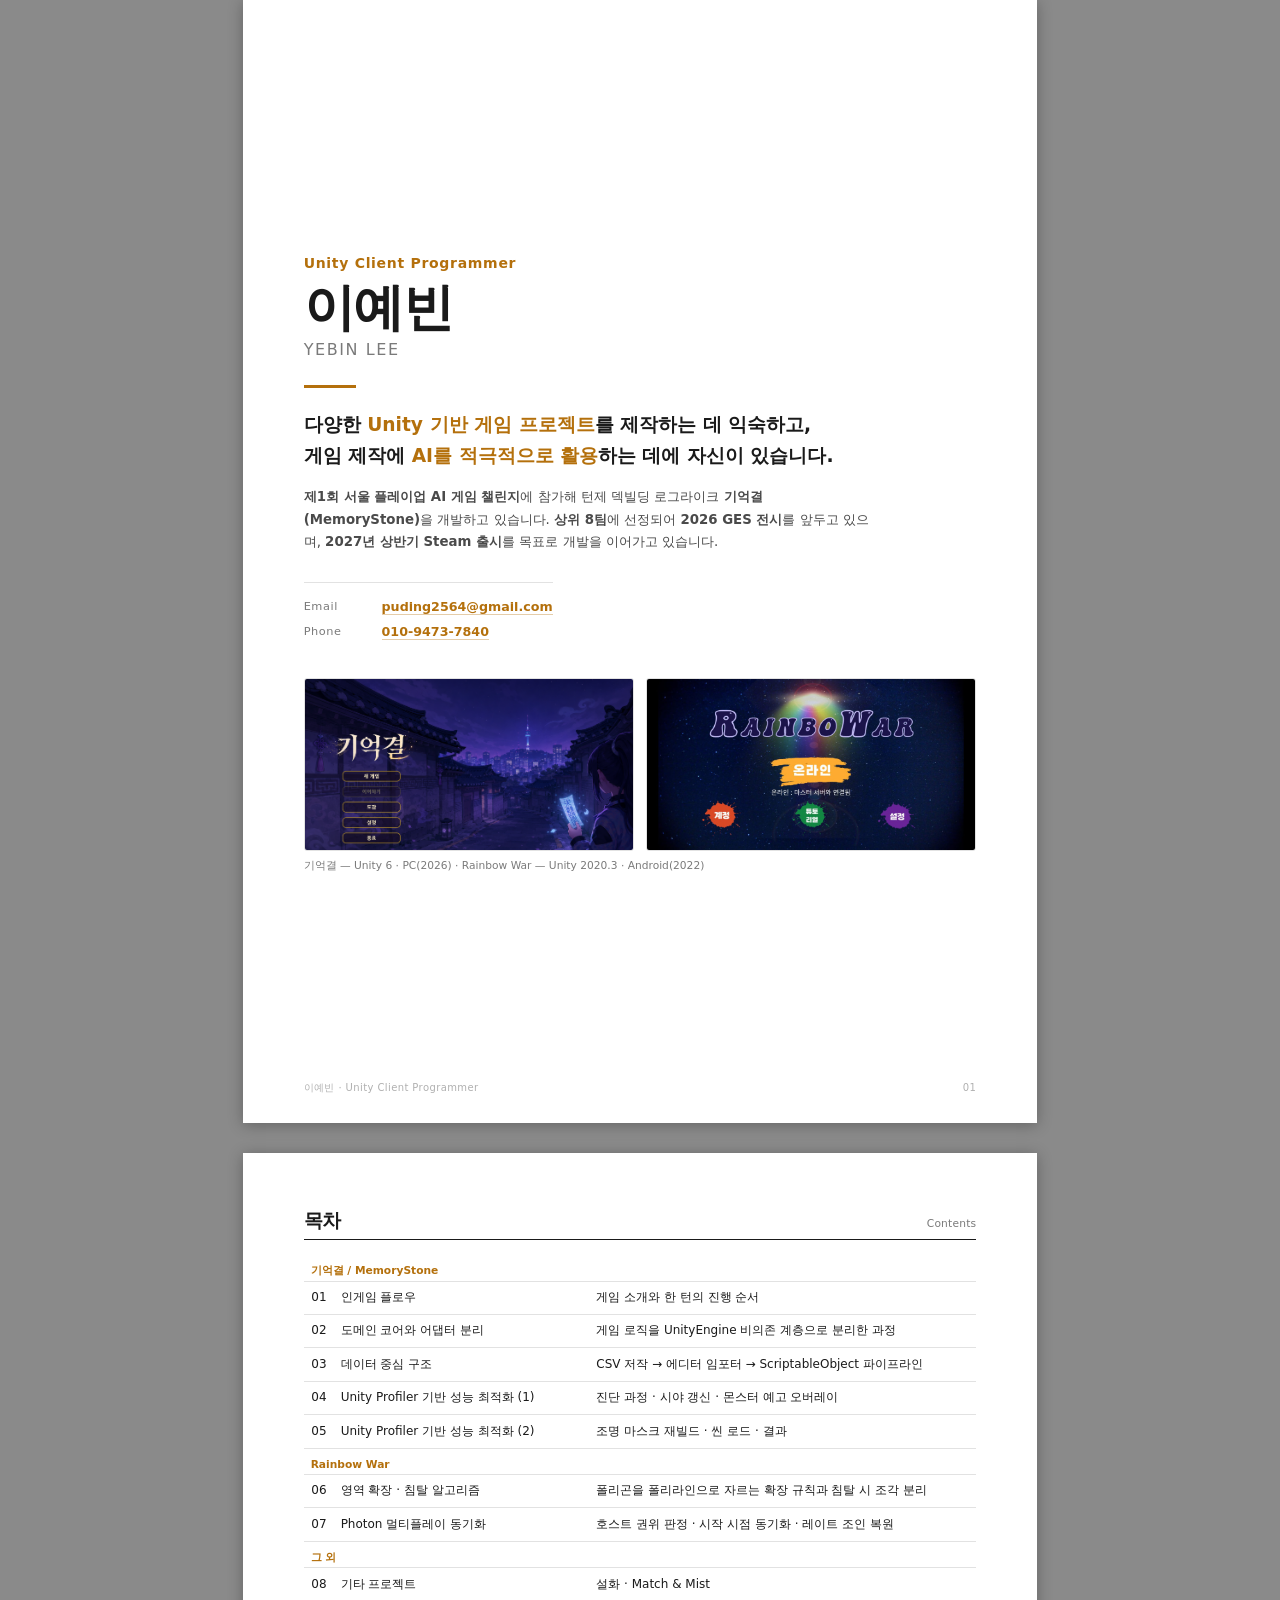
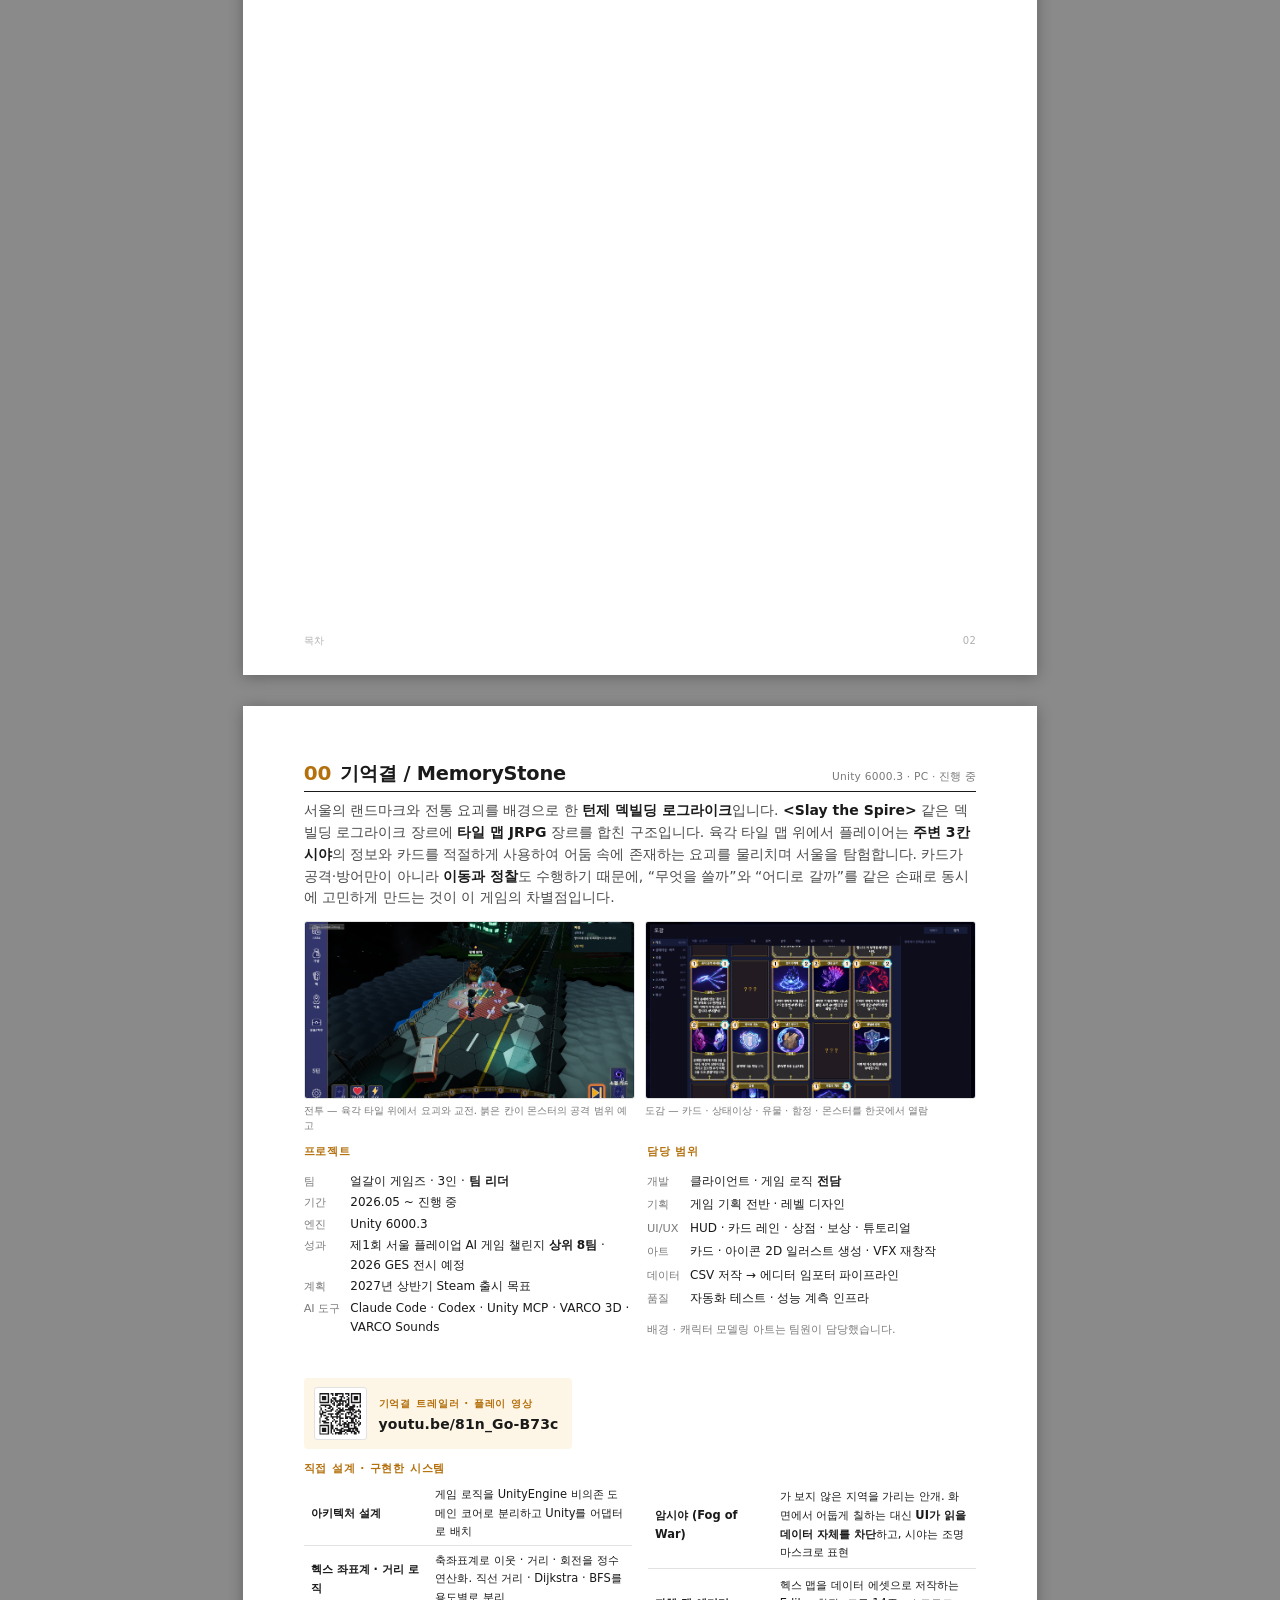
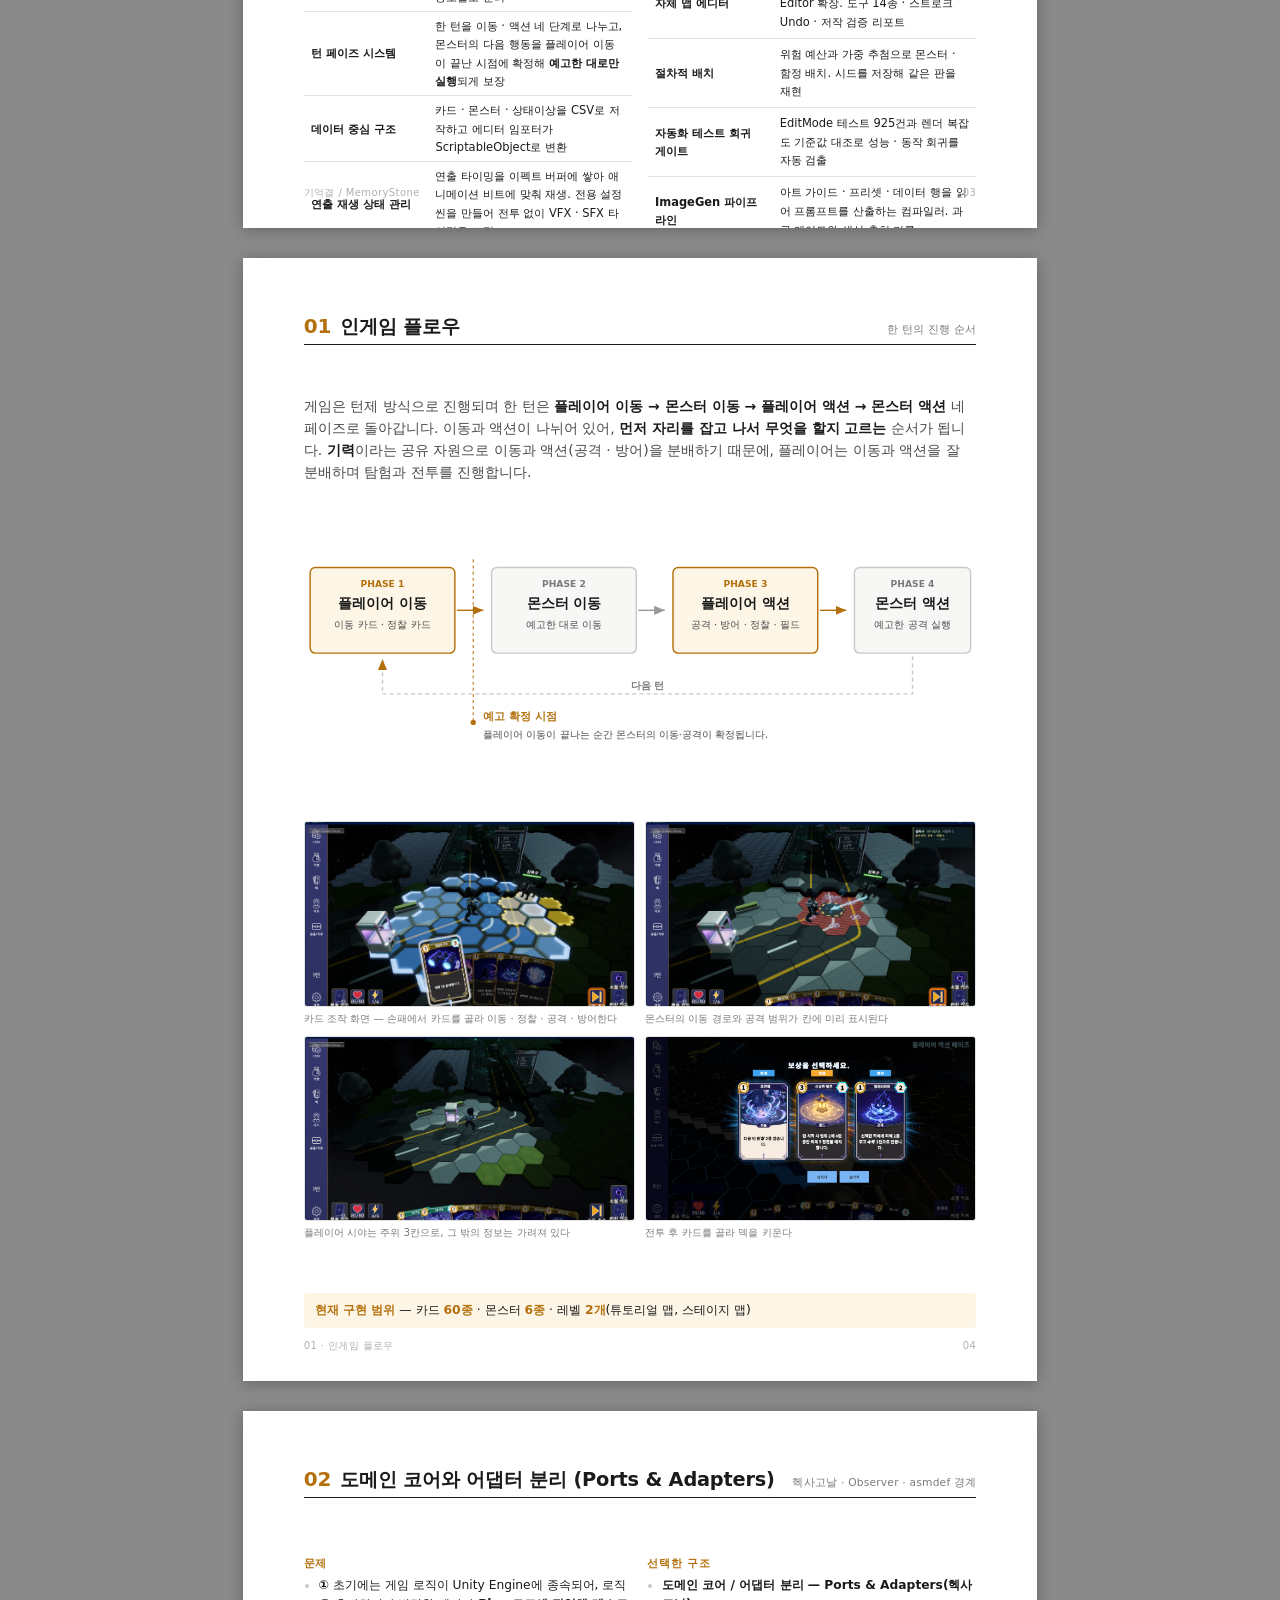
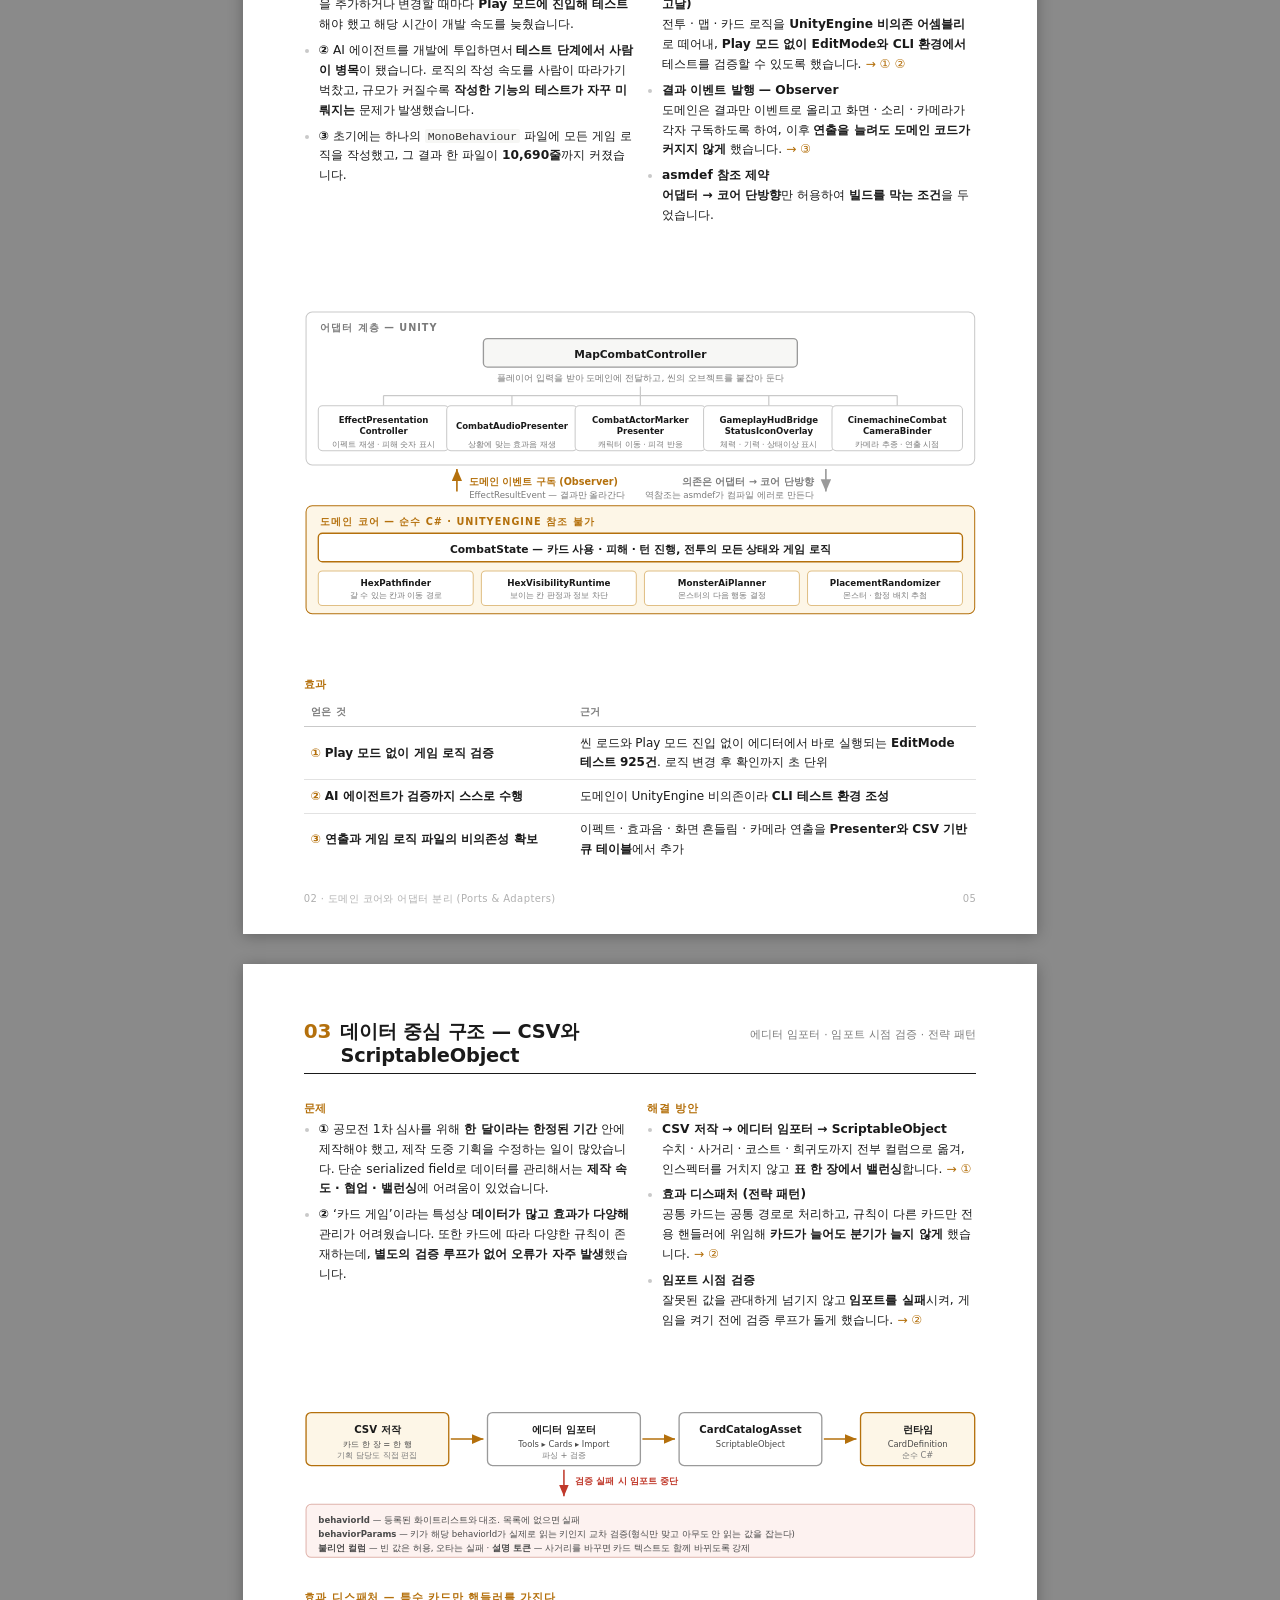
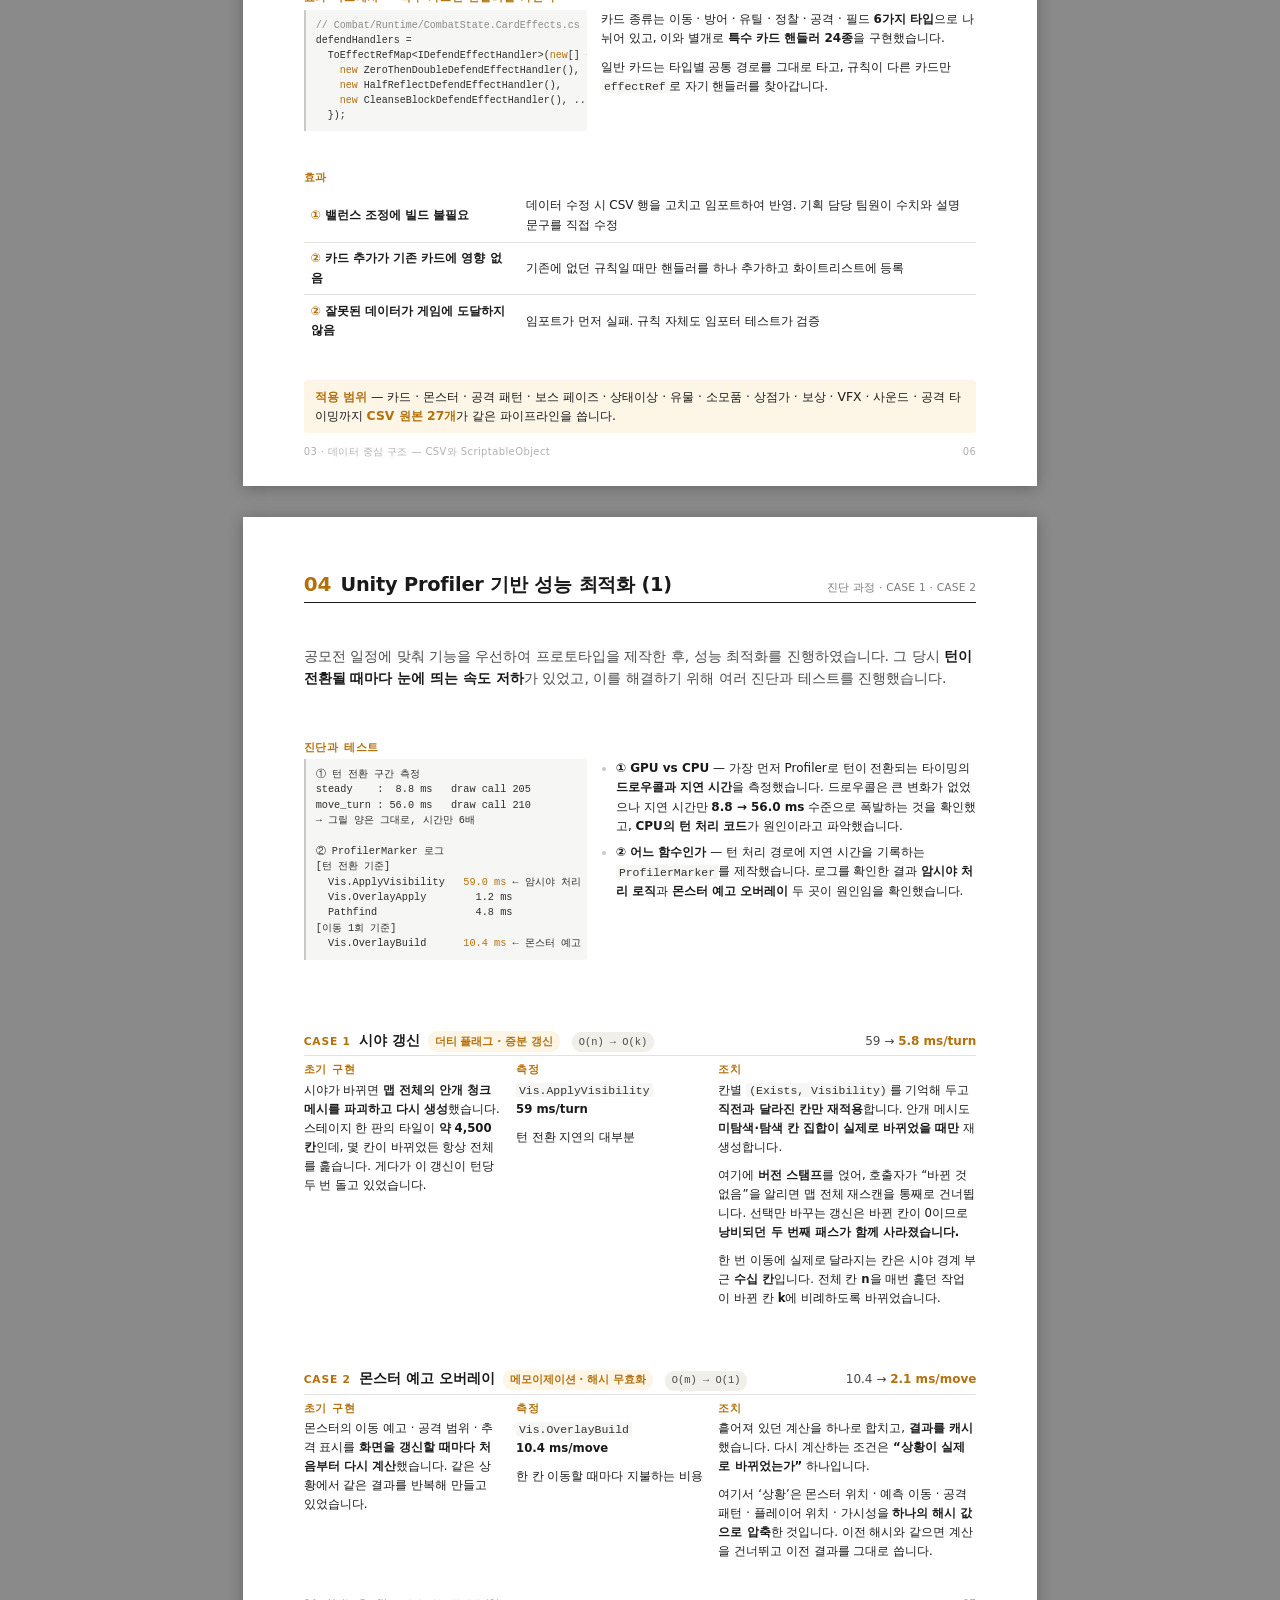
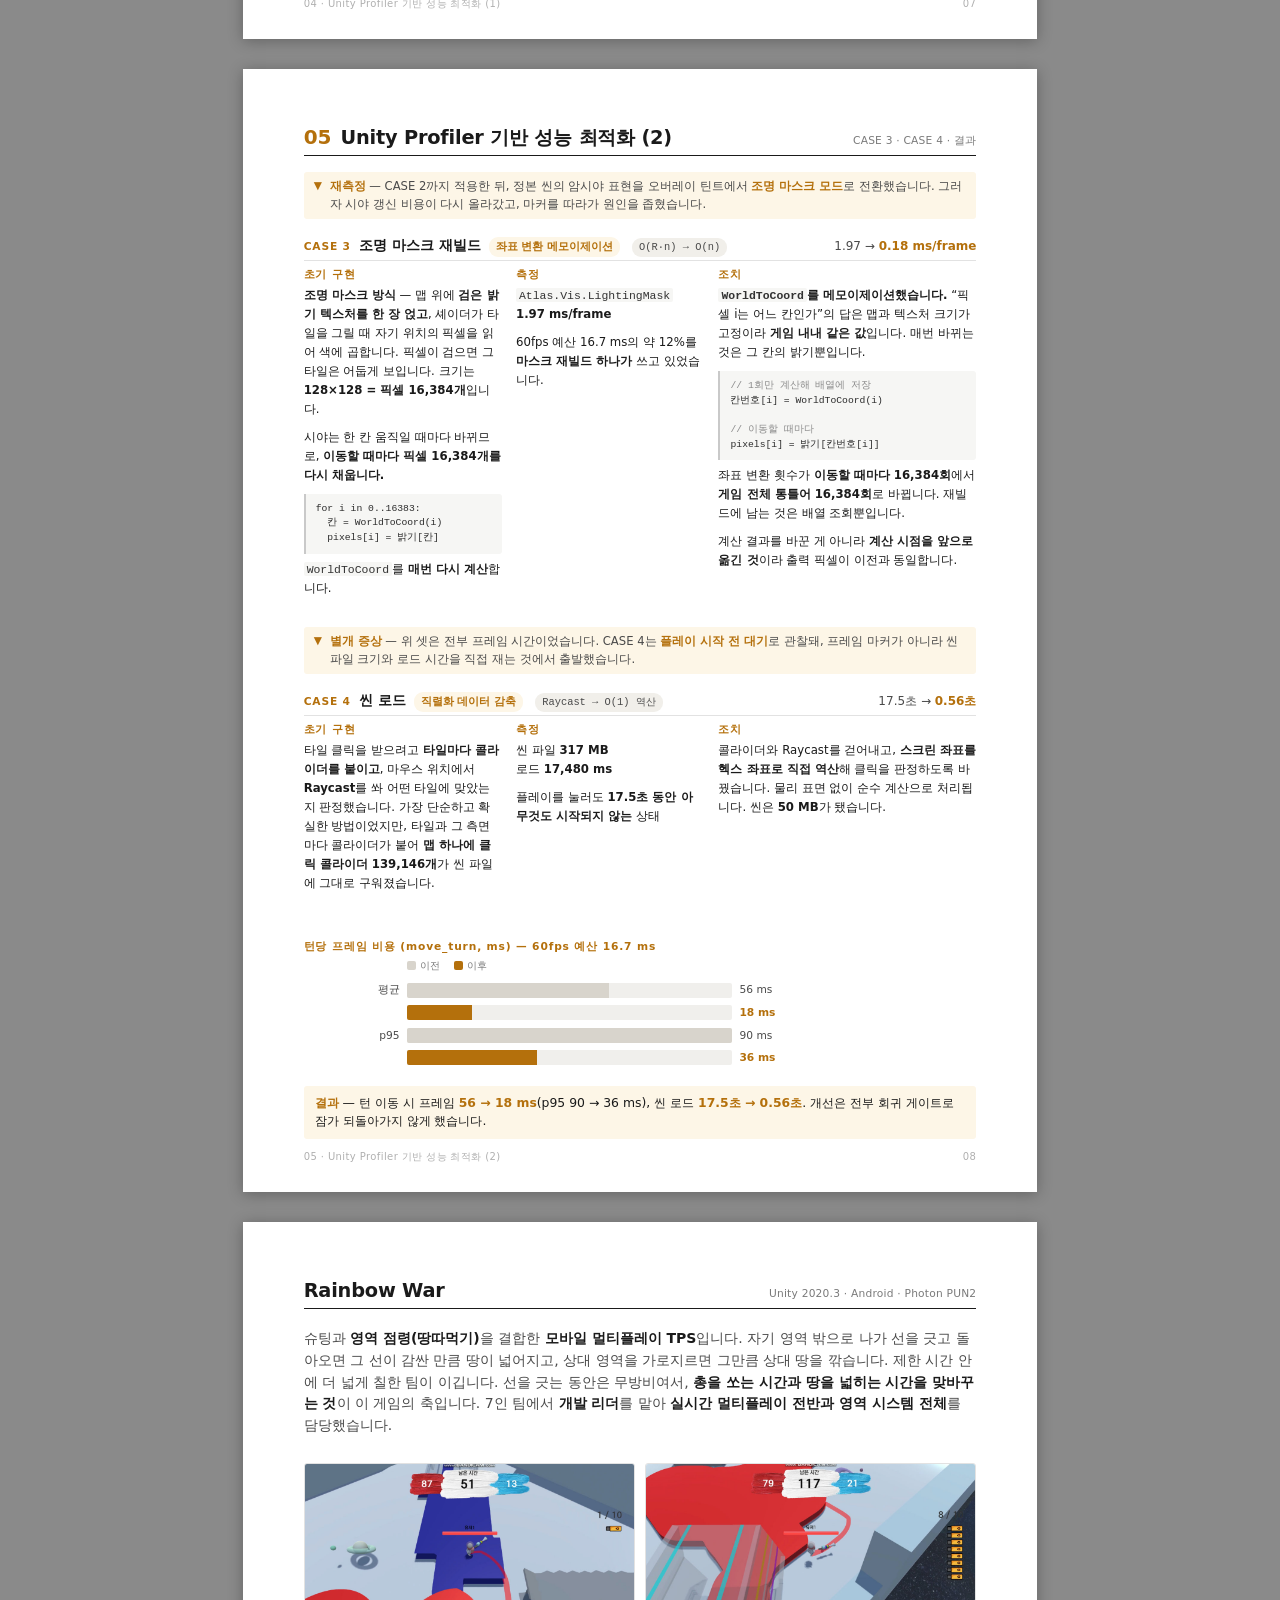
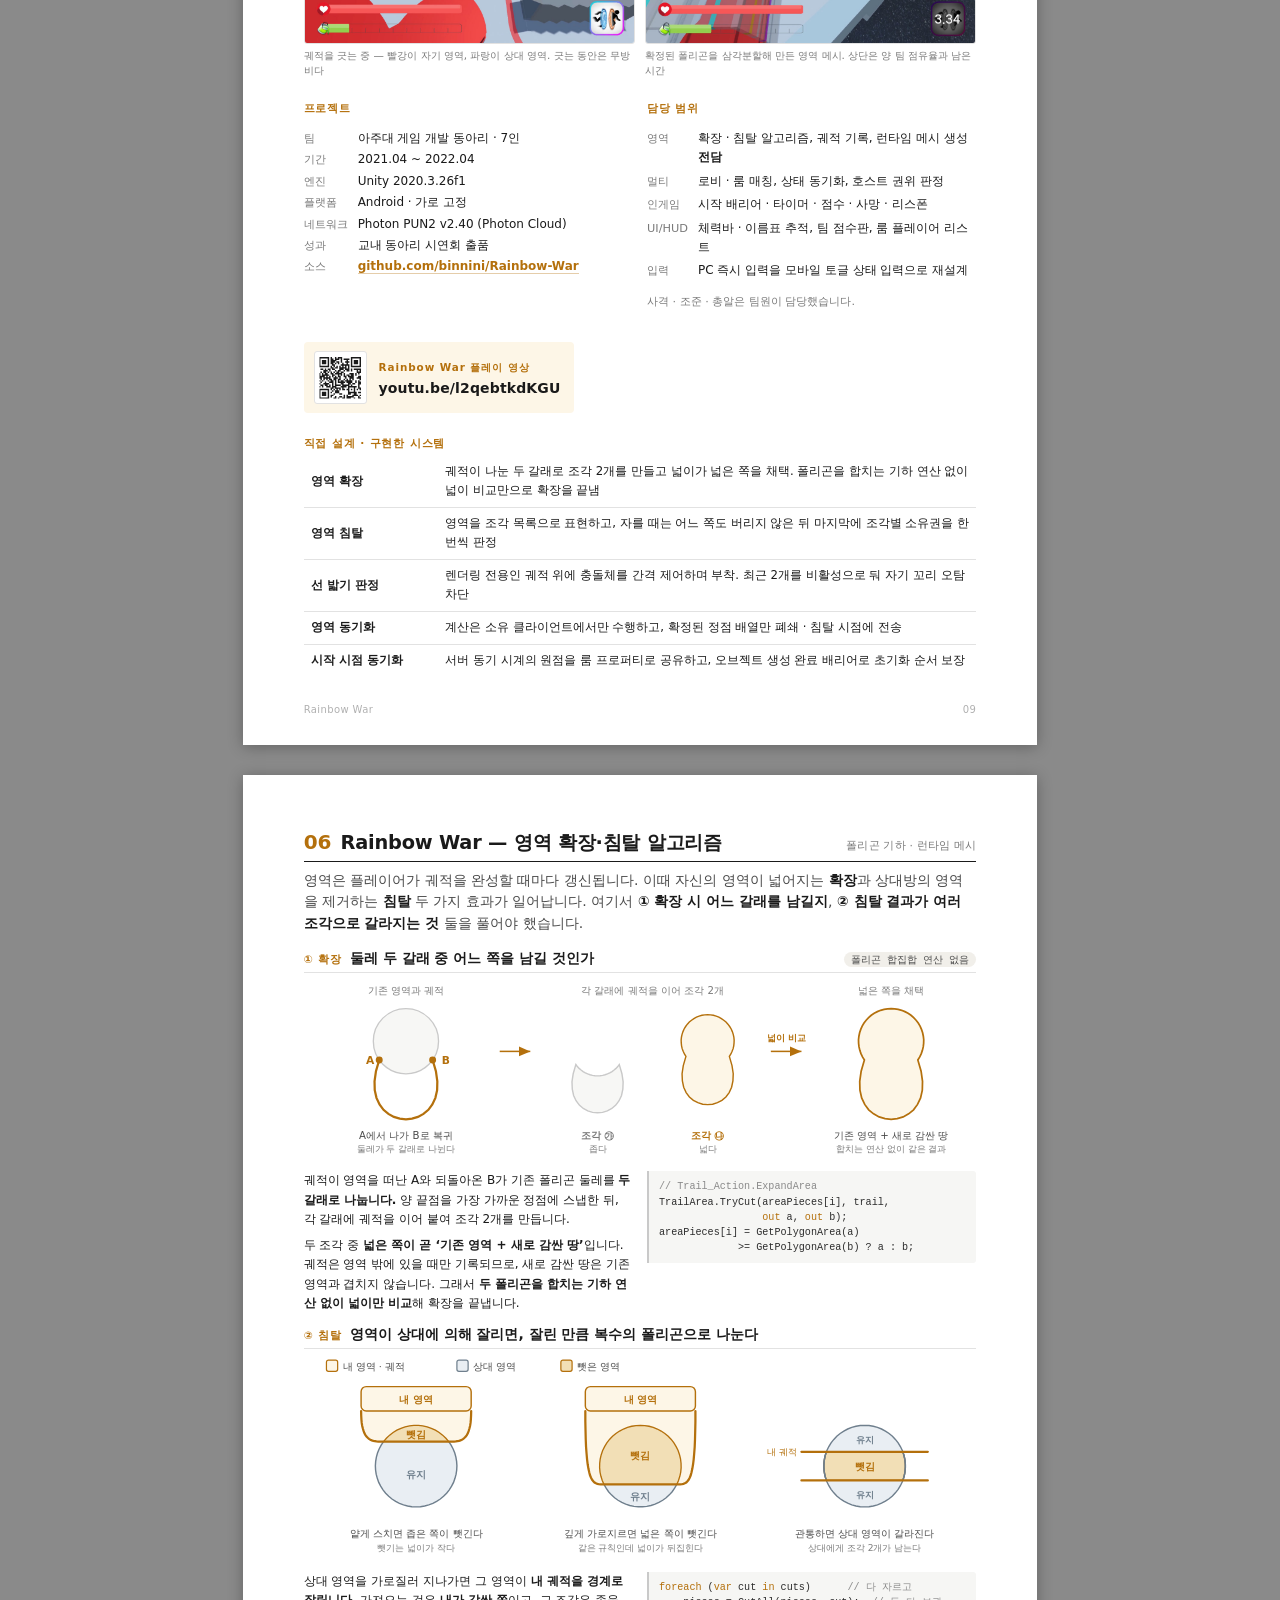
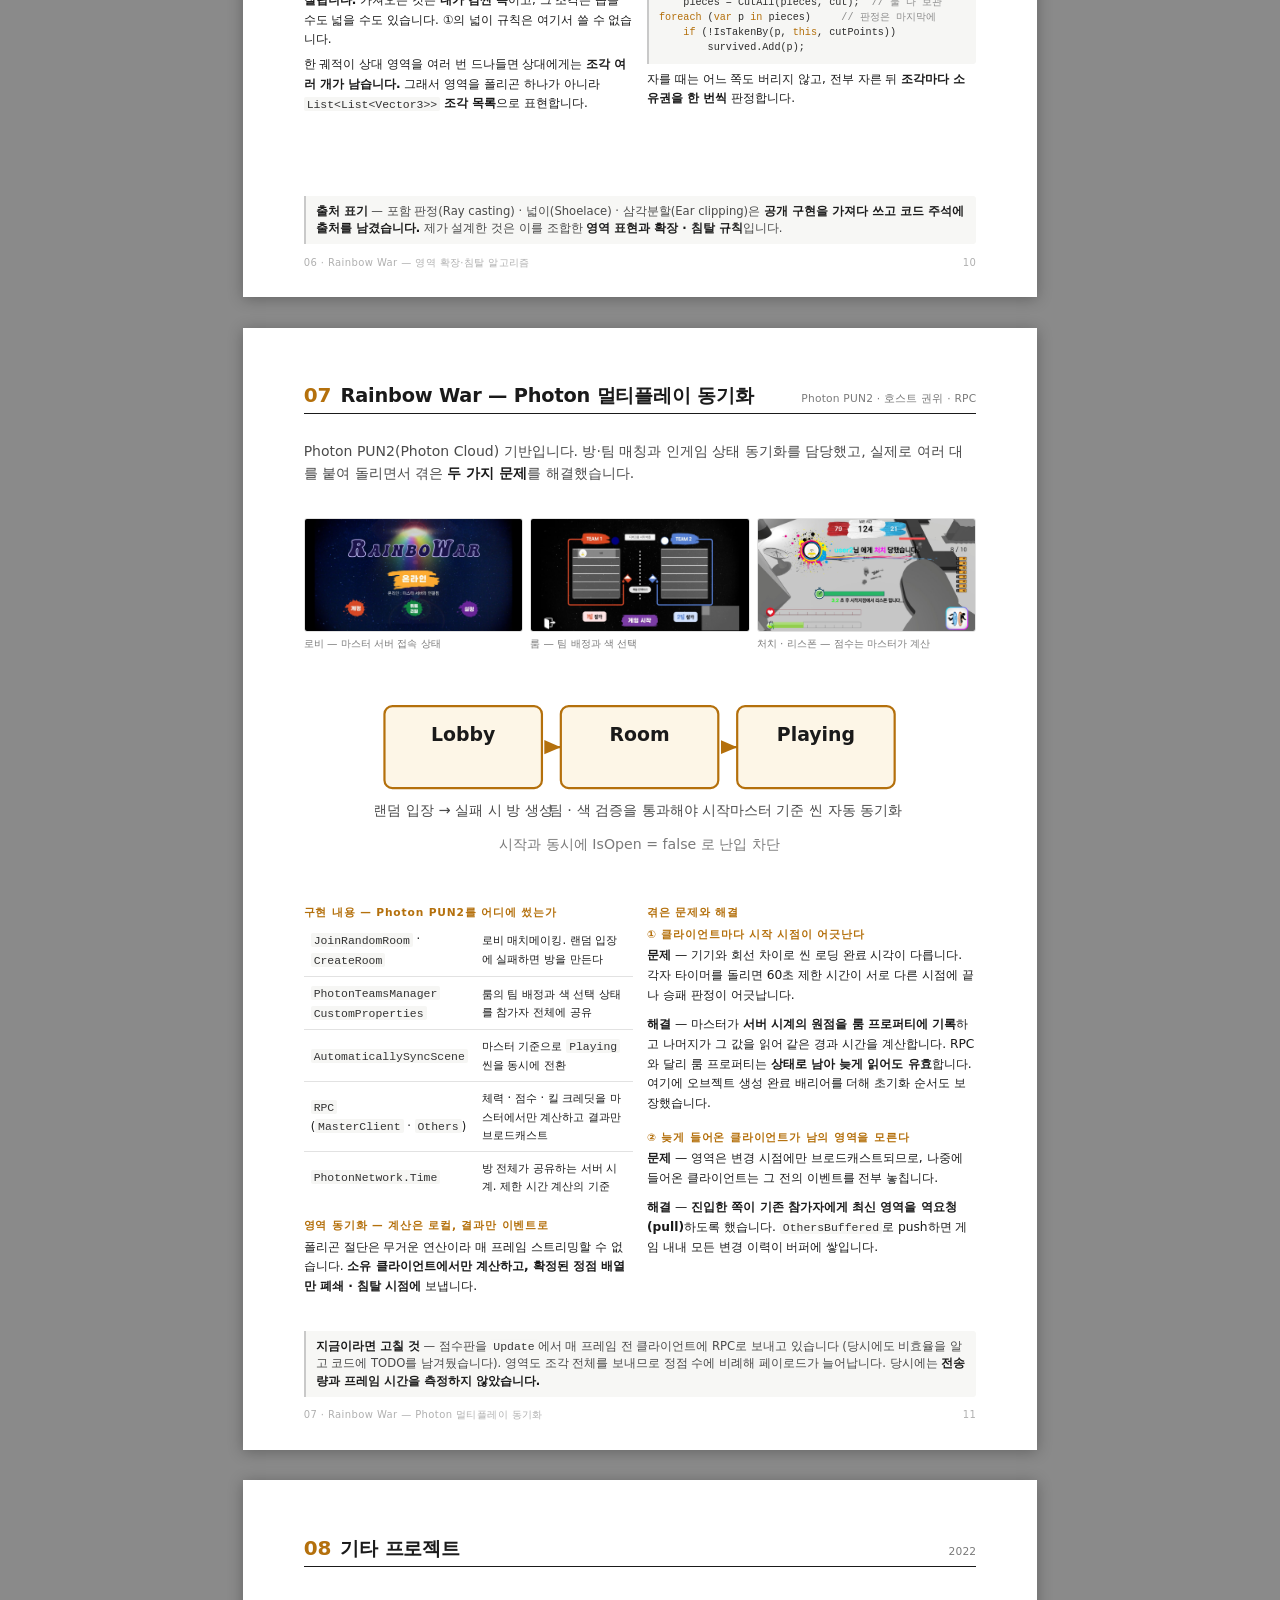
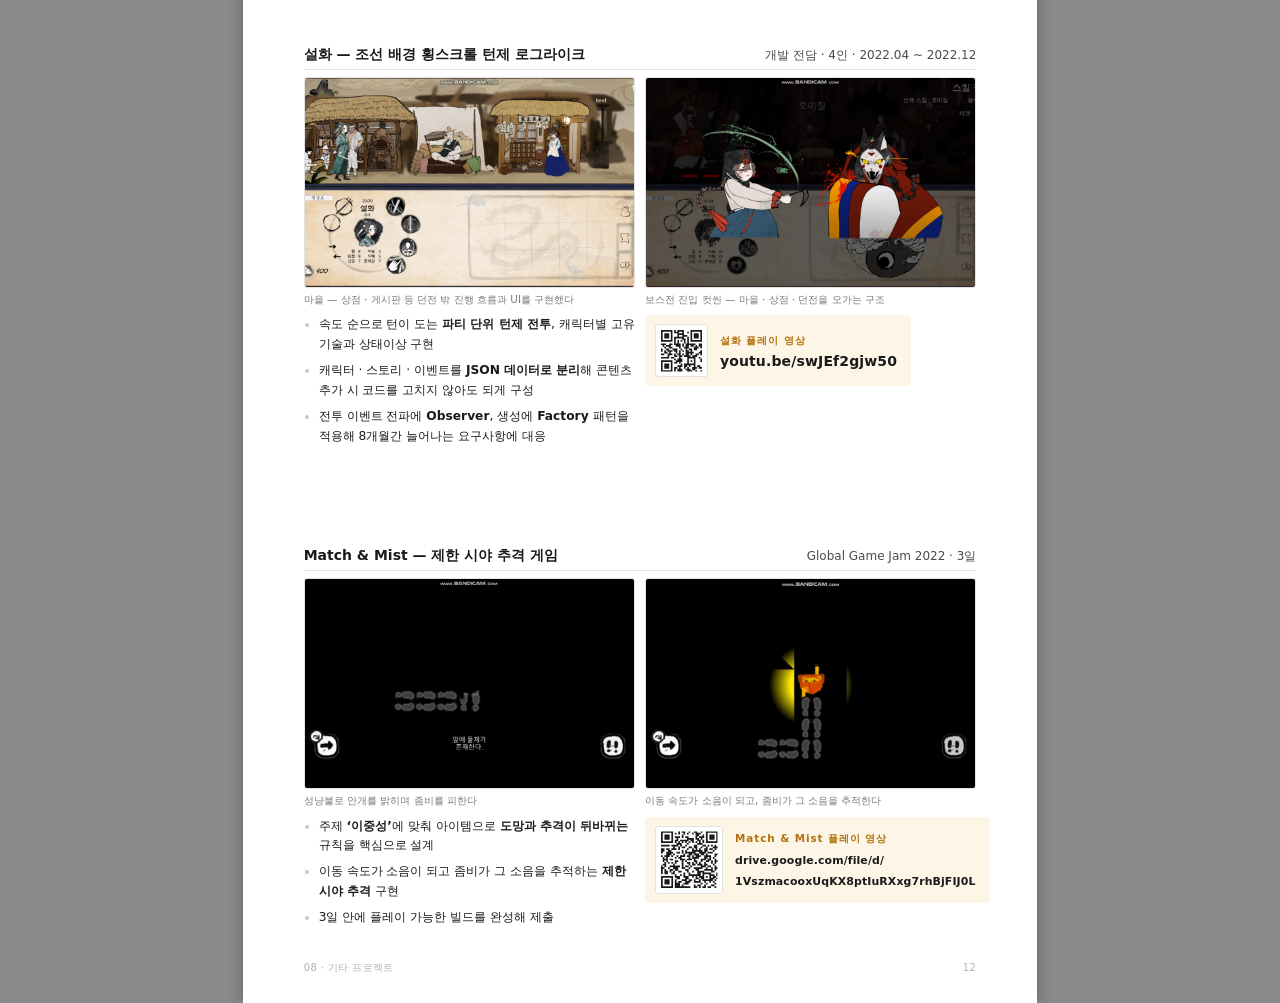
<file: portfolio-2026.html>
<!DOCTYPE html>
<html lang="ko">
<head>
<meta charset="utf-8">
<title>이예빈 · Unity 클라이언트 프로그래머 포트폴리오</title>
<style>
/* ===================== 인쇄/페이지 ===================== */
@page { size: A4; margin: 0; }

:root{
  --ink:      #1a1a1a;
  --ink-2:    #4a4a4a;
  --ink-3:    #7a7a7a;
  --line:     #e2e2e2;
  --line-2:   #c9c9c9;
  --accent:   #B4700C;
  --accent-bg:#FDF6E7;
  --code-bg:  #f6f6f4;
  --ok:       #1F6B3A;
}

*{ box-sizing: border-box; }

html,body{ margin:0; padding:0; background:#8a8a8a; }

body{
  font-family: "Pretendard", "Apple SD Gothic Neo", "Noto Sans KR",
               "Malgun Gothic", system-ui, sans-serif;
  color: var(--ink);
  font-size: 10pt;
  line-height: 1.62;
  -webkit-font-smoothing: antialiased;
}

.page{
  position: relative;
  width: 210mm;
  height: 297mm;
  padding: 15mm 16mm 14mm;
  margin: 0 auto 8mm;
  background: #fff;
  overflow: hidden;
  page-break-after: always;
  break-after: page;
}
.page:last-child{ page-break-after: auto; margin-bottom: 0; }

@media print{
  html,body{ background:#fff; }
  .page{ margin:0; box-shadow:none; }
}
@media screen{
  .page{ box-shadow: 0 2px 14px rgba(0,0,0,.28); }
}

/* ===================== 공통 타이포 ===================== */
h1,h2,h3,h4{ margin:0; font-weight:700; letter-spacing:-.01em; }

.eyebrow{
  font-size: 8pt; letter-spacing:.14em; text-transform:uppercase;
  color: var(--ink-3); font-weight:600;
}

/* 카드 페이지 헤더 — 모든 시스템 카드가 같은 골격 */
.card-head{
  display:flex; align-items:baseline; gap:9px;
  padding-bottom:6px; border-bottom:1.6px solid var(--ink);
}
.card-num{
  font-size:15pt; font-weight:800; color:var(--accent);
  font-variant-numeric: tabular-nums; line-height:1;
}
.card-title{ font-size:14.5pt; line-height:1.2; }
.card-tag{
  margin-left:auto; font-size:8pt; color:var(--ink-3);
  white-space:nowrap; letter-spacing:.02em;
}
.lede{
  margin:8px 0 12px;
  font-size:10.5pt; color:var(--ink-2); line-height:1.55;
}
.lede b{ color:var(--ink); }

/* 2단 본문 */
.cols{ display:grid; grid-template-columns: 1fr 1fr; gap:11px 14px; }
.cols-37{ display:grid; grid-template-columns: 0.86fr 1.14fr; gap:11px 14px; }
/* 자식이 min-content로 트랙을 밀어내 페이지를 넘치는 것을 막는다 */
.cols > *, .cols-37 > *{ min-width: 0; }

.block{ margin-bottom:10px; }
.block:last-child{ margin-bottom:0; }
.block-label{
  font-size:8pt; font-weight:700; letter-spacing:.08em;
  color:var(--accent); margin-bottom:3px;
}
p{ margin:0 0 6px; }
p:last-child{ margin-bottom:0; }

ul{ margin:0 0 6px; padding-left:15px; }
ul:last-child{ margin-bottom:0; }
li{ margin-bottom:3px; }
li:last-child{ margin-bottom:0; }
li::marker{ color: var(--line-2); }

code{
  font-family: "SFMono-Regular", "JetBrains Mono", Menlo, Consolas, monospace;
  font-size: 8.6pt; background: var(--code-bg);
  padding: .5px 3px; border-radius:2px; color:#333;
}
pre{
  margin:0 0 6px; padding:8px 10px;
  background: var(--code-bg); border-left:2.5px solid var(--line-2);
  border-radius:0 3px 3px 0;
  font-family: "SFMono-Regular", "JetBrains Mono", Menlo, Consolas, monospace;
  font-size:8.1pt; line-height:1.5; color:#2c2c2c;
  white-space:pre; overflow:hidden;
}
pre .c{ color:#8a8a8a; }
pre .k{ color:var(--accent); }

a{ color: inherit; text-decoration: none; }
.kv a, .cover-meta a{ color: var(--accent); font-weight:600;
  border-bottom: 1px solid rgba(180,112,12,.35); }

figure{ margin:0; }
figure img{
  display:block; width:100%; height:auto;
  border:1px solid var(--line); border-radius:3px;
}
figcaption{
  margin-top:4px; font-size:7.8pt; color:var(--ink-3); line-height:1.45;
}

/* 수치 표 */
table{ width:100%; border-collapse:collapse; font-size:9pt; }
th,td{ padding:4.5px 7px; text-align:left; border-bottom:1px solid var(--line); }
th{
  font-size:7.8pt; letter-spacing:.06em; color:var(--ink-3);
  font-weight:700; border-bottom:1.2px solid var(--line-2);
}
td.num{ text-align:right; font-variant-numeric: tabular-nums; white-space:nowrap; }
.gain{ color:var(--accent); font-weight:700; }
tbody tr:last-child td{ border-bottom:none; }

/* 결과 스트립 */
.result{
  margin-top:auto; padding:8px 11px;
  background: var(--accent-bg); border-radius:3px;
  font-size:9.3pt; line-height:1.5;
}
.result b{ color:var(--accent); }

.note{
  padding:7px 10px; background:#f7f7f5;
  border-left:2.5px solid var(--line-2); border-radius:0 3px 3px 0;
  font-size:8.7pt; color:var(--ink-2); line-height:1.5;
}
.note b{ color:var(--ink); }

.page-inner{ display:flex; flex-direction:column; height:100%; }
.grow{ flex:1 1 auto; min-height:0; }
/* 카드 페이지의 마지막 스트립을 페이지 하단에 고정 — 모든 카드가 같은 위치에서 끝난다 */
.pin{ margin-top:auto !important; }

/* 이미지 그리드 */
.figs2{ display:grid; grid-template-columns:1fr 1fr; gap:9px; }
.figs2 img, .figs3 img{ display:block; width:100%; height:auto;
  border:1px solid var(--line); border-radius:3px; }
.figs3{ display:grid; grid-template-columns:repeat(3,1fr); gap:7px; }

/* 막대 차트 */
.bars{ font-size:8.3pt; }
.bar-row{ display:grid; grid-template-columns:96px 1fr 62px; gap:7px;
  align-items:center; margin-bottom:5px; }
.bar-row:last-child{ margin-bottom:0; }
.bar-label{ color:var(--ink-2); font-size:8pt; text-align:right; }
.bar-track{ position:relative; height:15px; background:#f0efec; border-radius:2px; overflow:hidden; }
.bar-fill{ position:absolute; left:0; top:0; bottom:0; }
.bar-before{ background:#d8d4cc; }
.bar-after{ background:var(--accent); }
.bar-val{ font-size:8pt; font-variant-numeric:tabular-nums; color:var(--ink-2); }
.bar-val b{ color:var(--accent); }
.bar-legend{ display:flex; gap:14px; font-size:7.6pt; color:var(--ink-3);
  margin:0 0 7px 103px; }
.bar-legend i{ display:inline-block; width:9px; height:9px; border-radius:2px;
  margin-right:4px; vertical-align:-1px; font-style:normal; }

.folio{
  position:absolute; left:16mm; right:16mm; bottom:7mm;
  display:flex; justify-content:space-between;
  font-size:7.5pt; color:#b0b0b0; letter-spacing:.04em;
}

/* ===================== 표지 ===================== */
.cover{ display:flex; flex-direction:column; justify-content:center; height:100%; }
.cover-role{ font-size:10.5pt; color:var(--accent); font-weight:700; letter-spacing:.05em; }
.cover-name{ font-size:38pt; font-weight:800; line-height:1.05; margin:7px 0 3px; letter-spacing:-.025em; }
.cover-en{ font-size:12pt; color:var(--ink-3); letter-spacing:.1em; font-weight:500; }
.cover-line{ width:52px; height:3px; background:var(--accent); margin:22px 0; }
.cover-claim{ font-size:14pt; line-height:1.65; font-weight:600; max-width:150mm; }
.cover-claim span{ color:var(--accent); }
.cover-sub{ margin-top:14px; font-size:10pt; color:var(--ink-2); line-height:1.7; max-width:150mm; }
.cover-meta{
  margin-top:22px; padding-top:14px; border-top:1px solid var(--line);
  display:grid; grid-template-columns: repeat(2, auto); gap:5px 40px;
  font-size:9.5pt; width:fit-content;
}
.cover-meta dt{ color:var(--ink-3); font-size:8.5pt; letter-spacing:.05em; }
.cover-meta dd{ margin:0; }

/* 트레일러 링크 */
a.trailer{
  margin-top:18px; display:flex; align-items:center; gap:12px;
  padding:9px 14px 9px 10px; background:var(--accent-bg); border-radius:4px;
  width:fit-content; text-decoration:none; color:var(--ink);
}
.trailer-qr{ width:14mm; height:14mm; display:block; background:#fff;
  padding:1.2mm; border:1px solid var(--line); border-radius:3px; }
.trailer-label{ font-size:7.8pt; letter-spacing:.09em; font-weight:700; color:var(--accent); }
.trailer-url{ font-size:10.5pt; font-weight:700; letter-spacing:.01em; }

/* ===================== 요약 페이지 ===================== */
.sum-grid{ display:grid; grid-template-columns: 1fr 1fr; gap:9px 16px; }
.skill-row{ display:grid; grid-template-columns: 74px 1fr; gap:9px; margin-bottom:6px; font-size:9.2pt; }
.skill-row dt{ color:var(--ink-3); font-size:8.6pt; padding-top:1px; }
.skill-row dd{ margin:0; }

.proj{ padding:9px 0; border-bottom:1px solid var(--line); }
.proj:last-child{ border-bottom:none; }
.proj-top{ display:flex; align-items:baseline; gap:7px; }
.proj-name{ font-size:11pt; font-weight:700; }
.proj-role{ font-size:8.3pt; color:var(--accent); font-weight:600; }
.proj-when{ margin-left:auto; font-size:8.2pt; color:var(--ink-3); white-space:nowrap; }
.proj-desc{ font-size:9.2pt; color:var(--ink-2); margin-top:2px; line-height:1.5; }

.h-sec{
  font-size:11pt; padding-bottom:4px; margin-bottom:8px;
  border-bottom:1.6px solid var(--ink);
}

/* 아키텍처 다이어그램 */
.arch{ font-size:8.4pt; }
.arch-band{ border:1px solid var(--line-2); border-radius:4px; padding:8px 9px; margin-bottom:7px; }
.arch-band.pure{ border-color:var(--accent); background:var(--accent-bg); }
.arch-band-title{
  font-size:7.6pt; letter-spacing:.07em; font-weight:700;
  color:var(--ink-3); margin-bottom:6px;
}
.arch-band.pure .arch-band-title{ color:var(--accent); }
.arch-row{ display:flex; gap:5px; flex-wrap:wrap; }
.asm{
  border:1px solid var(--line-2); background:#fff; border-radius:3px;
  padding:3.5px 7px; font-size:8.2pt; font-weight:600;
  font-family:"SFMono-Regular", Menlo, Consolas, monospace;
}
.arch-band.pure .asm{ border-color:#e0bf85; }
.asm small{ display:block; font-weight:400; color:var(--ink-3); font-size:7.2pt; font-family:inherit; }
.arrow{ text-align:center; color:var(--line-2); font-size:11pt; line-height:1; margin:1px 0 6px; }

.case-head{ display:flex; align-items:baseline; gap:8px; margin-bottom:5px;
  padding-bottom:3px; border-bottom:1px solid var(--line); }
.case-num{ font-size:8pt; font-weight:700; letter-spacing:.08em; color:var(--accent); }
.case-title{ font-size:10.5pt; font-weight:700; }
.case-gain{ margin-left:auto; font-size:9pt; font-variant-numeric:tabular-nums; color:var(--ink-2); }
.case-gain b{ color:var(--accent); }
.case-body{ display:grid; grid-template-columns: 1fr 0.95fr 1.3fr; gap:0 14px; font-size:8.8pt; }
.case-body > div{ min-width:0; }
.case-o{ font-family:"SFMono-Regular", Menlo, Consolas, monospace; font-size:7.8pt;
  color:var(--ink-2); background:#f1efea; padding:1.5px 7px; border-radius:9px; white-space:nowrap; }
.case-body > div > .block-label{ margin-bottom:2px; }
.case{ margin-bottom:11px; }
.remeasure{ margin:0 0 11px; padding:6px 10px 6px 26px; position:relative;
  background:var(--accent-bg); border-radius:3px; font-size:8.7pt; line-height:1.5; color:var(--ink-2); }
.remeasure::before{ content:"▼"; position:absolute; left:10px; top:6px;
  color:var(--accent); font-size:8pt; }
.remeasure b{ color:var(--accent); }

.thumbs{ display:grid; grid-template-columns:repeat(3,1fr); gap:6px; }
.thumbs img{ width:100%; height:auto; border:1px solid var(--line); border-radius:3px; display:block; }

.kv{ display:grid; grid-template-columns:auto 1fr; gap:2px 10px; font-size:9pt; }
.kv dt{ color:var(--ink-3); font-size:8.5pt; white-space:nowrap; }
.kv dd{ margin:0; }

/* 여백이 남는 페이지의 세로 리듬을 키운다 */
.airy p{ margin-bottom:9px; }
.airy ul{ margin-bottom:9px; }
.airy li{ margin-bottom:6px; }
.airy .block{ margin-bottom:15px; }
.airy .case{ margin-bottom:16px !important; }
.airy th, .airy td{ padding:6.5px 7px; }
.airy .lede{ margin-bottom:15px; }
/* 남은 세로 여백을 주요 블록 사이로 고르게 분배 */
.airy .page-inner{ justify-content: space-between; }
.no-spread .page-inner{ justify-content: flex-start; }
.airy .pin{ margin-top:0 !important; }

.pill{
  display:inline-block; padding:1.5px 7px; border-radius:9px;
  background:var(--accent-bg); color:var(--accent);
  font-size:8pt; font-weight:700; margin-right:4px;
}
</style>
</head>
<body>

<!-- ================= p1 · 표지 ================= -->
<section class="page">
  <div class="cover">
    <div class="cover-role">Unity Client Programmer</div>
    <h1 class="cover-name">이예빈</h1>
    <div class="cover-en">YEBIN LEE</div>

    <div class="cover-line"></div>

    <div class="cover-claim">
      다양한 <span>Unity 기반 게임 프로젝트</span>를 제작하는 데 익숙하고,<br>
      게임 제작에 <span>AI를 적극적으로 활용</span>하는 데에 자신이 있습니다.
    </div>

    <p class="cover-sub">
      <b>제1회 서울 플레이업 AI 게임 챌린지</b>에 참가해 턴제 덱빌딩 로그라이크
      <b>기억결(MemoryStone)</b>을 개발하고 있습니다.
      <b>상위 8팀</b>에 선정되어 <b>2026 GES 전시</b>를 앞두고 있으며,
      <b>2027년 상반기 Steam 출시</b>를 목표로 개발을 이어가고 있습니다.
    </p>

    <dl class="cover-meta">
      <dt>Email</dt><dd><a href="mailto:puding2564@gmail.com">puding2564@gmail.com</a></dd>
      <dt>Phone</dt><dd><a href="tel:+821094737840">010-9473-7840</a></dd>
    </dl>

    <div class="figs2" style="margin-top:22px; gap:12px">
      <img src="assets/print/기억결 로비.png" alt="기억결 타이틀 화면" style="height:46mm; object-fit:cover">
      <img src="assets/print/rainbowwar 로비.jpg" alt="Rainbow War 타이틀 화면" style="height:46mm; object-fit:cover">
    </div>
    <p style="margin-top:6px; font-size:8pt; color:var(--ink-3)">
      기억결 — Unity 6 · PC(2026) · Rainbow War — Unity 2020.3 · Android(2022)
    </p>
  </div>
  <div class="folio"><span>이예빈 · Unity Client Programmer</span><span>01</span></div>
</section>


<!-- ================= p2 · 요약 ================= -->
<section class="page airy no-spread">
 <div class="page-inner">
  <div class="card-head">
    <h2 class="card-title">목차</h2>
    <span class="card-tag">Contents</span>
  </div>

  <div style="margin-top:16px">
    <table>
      <tbody>
        <tr><td colspan="3" style="color:var(--accent); font-weight:700; font-size:8pt; padding-bottom:1px">기억결 / MemoryStone</td></tr>
        <tr><td class="num" style="width:30px">01</td><td style="width:38%">인게임 플로우</td>
            <td>게임 소개와 한 턴의 진행 순서</td></tr>
        <tr><td class="num">02</td><td>도메인 코어와 어댑터 분리</td>
            <td>게임 로직을 UnityEngine 비의존 계층으로 분리한 과정</td></tr>
        <tr><td class="num">03</td><td>데이터 중심 구조</td>
            <td>CSV 저작 → 에디터 임포터 → ScriptableObject 파이프라인</td></tr>
        <tr><td class="num">04</td><td>Unity Profiler 기반 성능 최적화 (1)</td>
            <td>진단 과정 · 시야 갱신 · 몬스터 예고 오버레이</td></tr>
        <tr><td class="num">05</td><td>Unity Profiler 기반 성능 최적화 (2)</td>
            <td>조명 마스크 재빌드 · 씬 로드 · 결과</td></tr>
        <tr><td colspan="3" style="color:var(--accent); font-weight:700; font-size:8pt; padding:7px 7px 1px">Rainbow War</td></tr>
        <tr><td class="num">06</td><td>영역 확장 · 침탈 알고리즘</td>
            <td>폴리곤을 폴리라인으로 자르는 확장 규칙과 침탈 시 조각 분리</td></tr>
        <tr><td class="num">07</td><td>Photon 멀티플레이 동기화</td>
            <td>호스트 권위 판정 · 시작 시점 동기화 · 레이트 조인 복원</td></tr>
        <tr><td colspan="3" style="color:var(--accent); font-weight:700; font-size:8pt; padding:7px 7px 1px">그 외</td></tr>
        <tr><td class="num">08</td><td>기타 프로젝트</td>
            <td>설화 · Match &amp; Mist</td></tr>
      </tbody>
    </table>
  </div>

  <div class="folio"><span>목차</span><span>02</span></div>
 </div>
</section>


<!-- ================= p3 · 기억결 개요 ================= -->
<section class="page">
 <div class="page-inner">
  <div class="card-head">
    <span class="card-num">00</span>
    <h2 class="card-title">기억결 / MemoryStone</h2>
    <span class="card-tag">Unity 6000.3 · PC · 진행 중</span>
  </div>

  <p class="lede">
    서울의 랜드마크와 전통 요괴를 배경으로 한 <b>턴제 덱빌딩 로그라이크</b>입니다.
    <b>&lt;Slay the Spire&gt;</b> 같은 덱 빌딩 로그라이크 장르에 <b>타일 맵 JRPG</b> 장르를 합친 구조입니다.
    육각 타일 맵 위에서 플레이어는 <b>주변 3칸 시야</b>의 정보와 카드를 적절하게 사용하여
    어둠 속에 존재하는 요괴를 물리치며 서울을 탐험합니다.
    카드가 공격·방어만이 아니라 <b>이동과 정찰</b>도 수행하기 때문에,
    “무엇을 쓸까”와 “어디로 갈까”를 같은 손패로 동시에 고민하게 만드는 것이 이 게임의 차별점입니다.
  </p>

  <div class="figs2" style="margin-bottom:10px; gap:10px">
    <figure><img src="assets/print/돼지.png" alt="기억결 전투 화면" style="height:47mm; object-fit:cover">
      <figcaption>전투 — 육각 타일 위에서 요괴와 교전. 붉은 칸이 몬스터의 공격 범위 예고</figcaption></figure>
    <figure><img src="assets/print/도감.png" alt="기억결 도감" style="height:47mm; object-fit:cover">
      <figcaption>도감 — 카드 · 상태이상 · 유물 · 함정 · 몬스터를 한곳에서 열람</figcaption></figure>
  </div>

  <div class="cols" style="margin-bottom:11px">
    <div>
      <div class="block-label">프로젝트</div>
      <dl class="kv">
        <dt>팀</dt><dd>얼갈이 게임즈 · 3인 · <b>팀 리더</b></dd>
        <dt>기간</dt><dd>2026.05 ~ 진행 중</dd>
        <dt>엔진</dt><dd>Unity 6000.3</dd>
        <dt>성과</dt><dd>제1회 서울 플레이업 AI 게임 챌린지 <b>상위 8팀</b> · 2026 GES 전시 예정</dd>
        <dt>계획</dt><dd>2027년 상반기 Steam 출시 목표</dd>
        <dt>AI 도구</dt><dd>Claude Code · Codex · Unity MCP · VARCO 3D · VARCO Sounds</dd>
      </dl>
    </div>
    <div>
      <div class="block-label">담당 범위</div>
      <dl class="kv" style="gap:4px 10px">
        <dt>개발</dt><dd>클라이언트 · 게임 로직 <b>전담</b></dd>
        <dt>기획</dt><dd>게임 기획 전반 · 레벨 디자인</dd>
        <dt>UI/UX</dt><dd>HUD · 카드 레인 · 상점 · 보상 · 튜토리얼</dd>
        <dt>아트</dt><dd>카드 · 아이콘 2D 일러스트 생성 · VFX 재창작</dd>
        <dt>데이터</dt><dd>CSV 저작 → 에디터 임포터 파이프라인</dd>
        <dt>품질</dt><dd>자동화 테스트 · 성능 계측 인프라</dd>
      </dl>
      <p style="font-size:8.4pt; color:var(--ink-3); margin-top:4px">
        배경 · 캐릭터 모델링 아트는 팀원이 담당했습니다.</p>
    </div>
  </div>

  <a class="trailer" href="https://youtu.be/81n_Go-B73c">
      <img class="trailer-qr" src="assets/qr-trailer.svg" alt="기억결 트레일러 QR 코드">
      <span>
        <span class="trailer-label">기억결 트레일러 · 플레이 영상</span><br>
        <span class="trailer-url">youtu.be/81n_Go-B73c</span>
      </span>
    </a>

  <div class="block" style="margin-top:11px">
    <div class="block-label">직접 설계 · 구현한 시스템</div>
    <div class="cols" style="gap:0 16px">
      <table style="font-size:8.6pt">
        <tbody>
          <tr><td style="width:38%"><b>아키텍처 설계</b></td>
            <td>게임 로직을 UnityEngine 비의존 도메인 코어로 분리하고 Unity를 어댑터로 배치</td></tr>
          <tr><td><b>헥스 좌표계 · 거리 로직</b></td>
            <td>축좌표계로 이웃 · 거리 · 회전을 정수 연산화.
                직선 거리 · Dijkstra · BFS를 용도별로 분리</td></tr>
          <tr><td><b>턴 페이즈 시스템</b></td>
            <td>한 턴을 이동 · 액션 네 단계로 나누고, 몬스터의 다음 행동을
                플레이어 이동이 끝난 시점에 확정해 <b>예고한 대로만 실행</b>되게 보장</td></tr>
          <tr><td><b>데이터 중심 구조</b></td>
            <td>카드 · 몬스터 · 상태이상을 CSV로 저작하고
                에디터 임포터가 ScriptableObject로 변환</td></tr>
          <tr><td><b>연출 재생 상태 관리</b></td>
            <td>연출 타이밍을 이펙트 버퍼에 쌓아 애니메이션 비트에 맞춰 재생.
                전용 설정 씬을 만들어 전투 없이 VFX · SFX 타이밍을 조정</td></tr>
        </tbody>
      </table>
      <table style="font-size:8.6pt">
        <tbody>
          <tr><td style="width:38%"><b>암시야 (Fog of War)</b></td>
            <td>가 보지 않은 지역을 가리는 안개. 화면에서 어둡게 칠하는 대신
                <b>UI가 읽을 데이터 자체를 차단</b>하고, 시야는 조명 마스크로 표현</td></tr>
          <tr><td><b>자체 맵 에디터</b></td>
            <td>헥스 맵을 데이터 에셋으로 저작하는 Editor 확장.
                도구 14종 · 스트로크 Undo · 저작 검증 리포트</td></tr>
          <tr><td><b>절차적 배치</b></td>
            <td>위험 예산과 가중 추첨으로 몬스터 · 함정 배치.
                시드를 저장해 같은 판을 재현</td></tr>
          <tr><td><b>자동화 테스트 회귀 게이트</b></td>
            <td>EditMode 테스트 925건과 렌더 복잡도 기준값 대조로
                성능 · 동작 회귀를 자동 검출</td></tr>
          <tr><td><b>ImageGen 파이프라인</b></td>
            <td>아트 가이드 · 프리셋 · 데이터 행을 읽어 프롬프트를 산출하는 컴파일러.
                과금 게이트와 생성 출처 기록</td></tr>
        </tbody>
      </table>
    </div>
  </div>

  <div class="folio"><span>기억결 / MemoryStone</span><span>03</span></div>
 </div>
</section>


<!-- ================= p4 · 카드 01 인게임 플로우 ================= -->
<section class="page airy">
 <div class="page-inner">
  <div class="card-head">
    <span class="card-num">01</span>
    <h2 class="card-title">인게임 플로우</h2>
    <span class="card-tag">한 턴의 진행 순서</span>
  </div>

  <p class="lede">
    게임은 턴제 방식으로 진행되며 한 턴은
    <b>플레이어 이동 → 몬스터 이동 → 플레이어 액션 → 몬스터 액션</b> 네 페이즈로 돌아갑니다.
    이동과 액션이 나뉘어 있어, <b>먼저 자리를 잡고 나서 무엇을 할지 고르는</b> 순서가 됩니다.
    <b>기력</b>이라는 공유 자원으로 이동과 액션(공격 · 방어)을 분배하기 때문에,
    플레이어는 이동과 액션을 잘 분배하며 탐험과 전투를 진행합니다.
  </p>

  <div class="block" style="margin-bottom:12px">
    <svg viewBox="0 0 660 214" style="width:100%; height:auto" role="img" aria-label="턴 루프 다이어그램">
      <defs>
        <marker id="ah" markerWidth="9" markerHeight="9" refX="7.5" refY="3.2"
                orient="auto" markerUnits="strokeWidth">
          <path d="M0,0 L7.5,3.2 L0,6.4 z" fill="#B4700C"/>
        </marker>
        <marker id="ahg" markerWidth="9" markerHeight="9" refX="7.5" refY="3.2"
                orient="auto" markerUnits="strokeWidth">
          <path d="M0,0 L7.5,3.2 L0,6.4 z" fill="#9a9a9a"/>
        </marker>
      </defs>

      <!-- 1. 플레이어 이동 -->
      <rect x="6" y="26" width="142" height="84" rx="5" fill="#FDF6E7" stroke="#B4700C" stroke-width="1.4"/>
      <text x="77" y="45" text-anchor="middle" font-size="9" font-weight="700" fill="#B4700C">PHASE 1</text>
      <text x="77" y="66" text-anchor="middle" font-size="13.5" font-weight="700" fill="#1a1a1a">플레이어 이동</text>
      <text x="77" y="85" text-anchor="middle" font-size="10" fill="#4a4a4a">이동 카드 · 정찰 카드</text>

      <line x1="150" y1="68" x2="176" y2="68" stroke="#B4700C" stroke-width="1.4" marker-end="url(#ah)"/>

      <!-- 2. 몬스터 이동 -->
      <rect x="184" y="26" width="142" height="84" rx="5" fill="#f7f7f5" stroke="#c9c9c9" stroke-width="1.4"/>
      <text x="255" y="45" text-anchor="middle" font-size="9" font-weight="700" fill="#7a7a7a">PHASE 2</text>
      <text x="255" y="66" text-anchor="middle" font-size="13.5" font-weight="700" fill="#1a1a1a">몬스터 이동</text>
      <text x="255" y="85" text-anchor="middle" font-size="10" fill="#4a4a4a">예고한 대로 이동</text>

      <line x1="328" y1="68" x2="354" y2="68" stroke="#9a9a9a" stroke-width="1.4" marker-end="url(#ahg)"/>

      <!-- 3. 플레이어 액션 -->
      <rect x="362" y="26" width="142" height="84" rx="5" fill="#FDF6E7" stroke="#B4700C" stroke-width="1.4"/>
      <text x="433" y="45" text-anchor="middle" font-size="9" font-weight="700" fill="#B4700C">PHASE 3</text>
      <text x="433" y="66" text-anchor="middle" font-size="13.5" font-weight="700" fill="#1a1a1a">플레이어 액션</text>
      <text x="433" y="85" text-anchor="middle" font-size="10" fill="#4a4a4a">공격 · 방어 · 정찰 · 필드</text>

      <line x1="506" y1="68" x2="532" y2="68" stroke="#B4700C" stroke-width="1.4" marker-end="url(#ah)"/>

      <!-- 4. 몬스터 액션 -->
      <rect x="540" y="26" width="114" height="84" rx="5" fill="#f7f7f5" stroke="#c9c9c9" stroke-width="1.4"/>
      <text x="597" y="45" text-anchor="middle" font-size="9" font-weight="700" fill="#7a7a7a">PHASE 4</text>
      <text x="597" y="66" text-anchor="middle" font-size="13.5" font-weight="700" fill="#1a1a1a">몬스터 액션</text>
      <text x="597" y="85" text-anchor="middle" font-size="10" fill="#4a4a4a">예고한 공격 실행</text>

      <!-- 순환 화살표 -->
      <path d="M597,113 L597,150 L77,150 L77,116"
            fill="none" stroke="#c9c9c9" stroke-width="1.4"
            stroke-dasharray="4 3" marker-end="url(#ah)"/>
      <text x="337" y="145" text-anchor="middle" font-size="10" font-weight="700" fill="#7a7a7a">다음 턴</text>

      <!-- 예고 커밋 표시 -->
      <line x1="166" y1="18" x2="166" y2="178" stroke="#B4700C" stroke-width="1" stroke-dasharray="3 3"/>
      <circle cx="166" cy="178" r="2.6" fill="#B4700C"/>
      <text x="176" y="176" font-size="10.5" fill="#B4700C" font-weight="700">예고 확정 시점</text>
      <text x="176" y="193" font-size="9.5" fill="#4a4a4a">플레이어 이동이 끝나는 순간 몬스터의 이동·공격이 확정됩니다.</text>
    </svg>
  </div>

  <div class="figs2" style="margin-bottom:10px; gap:10px">
    <figure><img src="assets/print/정찰 카드 2.png" alt="카드 조작 화면" style="height:49mm; object-fit:cover">
      <figcaption>카드 조작 화면 — 손패에서 카드를 골라 이동 · 정찰 · 공격 · 방어한다</figcaption></figure>
    <figure><img src="assets/print/몬스터 공격 의도 2.png" alt="몬스터 행동 예고" style="height:49mm; object-fit:cover">
      <figcaption>몬스터의 이동 경로와 공격 범위가 칸에 미리 표시된다</figcaption></figure>
    <figure><img src="assets/print/암시야.png" alt="암시야" style="height:49mm; object-fit:cover">
      <figcaption>플레이어 시야는 주위 3칸으로, 그 밖의 정보는 가려져 있다</figcaption></figure>
    <figure><img src="assets/print/카드 보상 2.jpg" alt="카드 보상" style="height:49mm; object-fit:cover">
      <figcaption>전투 후 카드를 골라 덱을 키운다</figcaption></figure>
  </div>

  <div class="result pin">
    <b>현재 구현 범위</b> — 카드 <b>60종</b> · 몬스터 <b>6종</b> · 레벨 <b>2개</b>(튜토리얼 맵, 스테이지 맵)
  </div>

  <div class="folio"><span>01 · 인게임 플로우</span><span>04</span></div>
 </div>
</section>


<!-- ================= 카드 · 클래스 책임 분리 ================= -->
<section class="page airy">
 <div class="page-inner">
  <div class="card-head">
    <span class="card-num">02</span>
    <h2 class="card-title">도메인 코어와 어댑터 분리 (Ports &amp; Adapters)</h2>
    <span class="card-tag">헥사고날 · Observer · asmdef 경계</span>
  </div>

  <div class="cols" style="margin:8px 0 11px">
    <div class="block">
      <div class="block-label">문제</div>
      <ul style="font-size:9.2pt">
        <li><b>①</b> 초기에는 게임 로직이 Unity Engine에 종속되어, 로직을 추가하거나 변경할 때마다
            <b>Play 모드에 진입해 테스트</b>해야 했고 해당 시간이 개발 속도를 늦췄습니다.</li>
        <li><b>②</b> AI 에이전트를 개발에 투입하면서 <b>테스트 단계에서 사람이 병목</b>이 됐습니다.
            로직의 작성 속도를 사람이 따라가기 벅찼고, 규모가 커질수록
            <b>작성한 기능의 테스트가 자꾸 미뤄지는</b> 문제가 발생했습니다.</li>
        <li><b>③</b> 초기에는 하나의 <code>MonoBehaviour</code> 파일에 모든 게임 로직을 작성했고,
            그 결과 한 파일이 <b>10,690줄</b>까지 커졌습니다.</li>
      </ul>
    </div>
    <div class="block">
      <div class="block-label">선택한 구조</div>
      <ul style="font-size:9.2pt">
        <li><b>도메인 코어 / 어댑터 분리 — Ports &amp; Adapters(헥사고날)</b><br>
            전투 · 맵 · 카드 로직을 <b>UnityEngine 비의존 어셈블리</b>로 떼어내,
            <b>Play 모드 없이 EditMode와 CLI 환경에서</b> 테스트를 검증할 수 있도록 했습니다.
            <span style="color:var(--accent)">→ ① ②</span></li>
        <li><b>결과 이벤트 발행 — Observer</b><br>
            도메인은 결과만 이벤트로 올리고 화면 · 소리 · 카메라가 각자 구독하도록 하여,
            이후 <b>연출을 늘려도 도메인 코드가 커지지 않게</b> 했습니다.
            <span style="color:var(--accent)">→ ③</span></li>
        <li><b>asmdef 참조 제약</b><br>
            <b>어댑터 → 코어 단방향</b>만 허용하여 <b>빌드를 막는 조건</b>을 두었습니다.</li>
      </ul>
    </div>
  </div>

  <svg viewBox="0 0 660 300" style="width:100%; height:auto; margin-bottom:11px"
       role="img" aria-label="도메인 코어와 어댑터 계층 다이어그램">
    <defs>
      <marker id="up" markerWidth="9" markerHeight="9" refX="7.5" refY="3.2" orient="auto" markerUnits="strokeWidth">
        <path d="M0,0 L7.5,3.2 L0,6.4 z" fill="#B4700C"/>
      </marker>
      <marker id="dn" markerWidth="9" markerHeight="9" refX="7.5" refY="3.2" orient="auto" markerUnits="strokeWidth">
        <path d="M0,0 L7.5,3.2 L0,6.4 z" fill="#9a9a9a"/>
      </marker>
    </defs>

    <rect x="2" y="2" width="656" height="150" rx="6" fill="#fff" stroke="#c9c9c9"/>
    <text x="16" y="21" font-size="9.5" font-weight="700" fill="#7a7a7a" letter-spacing="1">어댑터 계층 — UNITY</text>

    <rect x="176" y="28" width="308" height="28" rx="4" fill="#f7f7f5" stroke="#9a9a9a" stroke-width="1.3"/>
    <text x="330" y="47" text-anchor="middle" font-size="10.5" font-weight="700" fill="#1a1a1a">MapCombatController</text>
    <text x="330" y="70" text-anchor="middle" font-size="9" fill="#7a7a7a">플레이어 입력을 받아 도메인에 전달하고, 씬의 오브젝트를 붙잡아 둔다</text>

    <line x1="330" y1="75" x2="330" y2="84" stroke="#c9c9c9" stroke-width="1.2"/>
    <path d="M78,84 L582,84 M78,84 L78,94 M204,84 L204,94 M330,84 L330,94 M456,84 L456,94 M582,84 L582,94"
          stroke="#c9c9c9" stroke-width="1.2"/>

    <g font-size="8.4" font-weight="700" fill="#1a1a1a" text-anchor="middle">
      <rect x="14" y="94" width="128" height="44" rx="4" fill="#fff" stroke="#c9c9c9"/>
      <text x="78" y="111">EffectPresentation</text>
      <text x="78" y="122">Controller</text>
      <text x="78" y="134" font-size="7.6" font-weight="400" fill="#7a7a7a">이펙트 재생 · 피해 숫자 표시</text>

      <rect x="140" y="94" width="128" height="44" rx="4" fill="#fff" stroke="#c9c9c9"/>
      <text x="204" y="117">CombatAudioPresenter</text>
      <text x="204" y="134" font-size="7.6" font-weight="400" fill="#7a7a7a">상황에 맞는 효과음 재생</text>

      <rect x="266" y="94" width="128" height="44" rx="4" fill="#fff" stroke="#c9c9c9"/>
      <text x="330" y="111">CombatActorMarker</text>
      <text x="330" y="122">Presenter</text>
      <text x="330" y="134" font-size="7.6" font-weight="400" fill="#7a7a7a">캐릭터 이동 · 피격 반응</text>

      <rect x="392" y="94" width="128" height="44" rx="4" fill="#fff" stroke="#c9c9c9"/>
      <text x="456" y="111">GameplayHudBridge</text>
      <text x="456" y="122">StatusIconOverlay</text>
      <text x="456" y="134" font-size="7.6" font-weight="400" fill="#7a7a7a">체력 · 기력 · 상태이상 표시</text>

      <rect x="518" y="94" width="128" height="44" rx="4" fill="#fff" stroke="#c9c9c9"/>
      <text x="582" y="111">CinemachineCombat</text>
      <text x="582" y="122">CameraBinder</text>
      <text x="582" y="134" font-size="7.6" font-weight="400" fill="#7a7a7a">카메라 추종 · 연출 시점</text>
    </g>

    <line x1="150" y1="178" x2="150" y2="156" stroke="#B4700C" stroke-width="1.6" marker-end="url(#up)"/>
    <text x="162" y="172" font-size="9.5" font-weight="700" fill="#B4700C">도메인 이벤트 구독 (Observer)</text>
    <text x="162" y="184" font-size="8.5" fill="#7a7a7a">EffectResultEvent — 결과만 올라간다</text>

    <line x1="512" y1="156" x2="512" y2="178" stroke="#9a9a9a" stroke-width="1.6" marker-end="url(#dn)"/>
    <text x="500" y="172" font-size="9.5" font-weight="700" fill="#7a7a7a" text-anchor="end">의존은 어댑터 → 코어 단방향</text>
    <text x="500" y="184" font-size="8.5" fill="#7a7a7a" text-anchor="end">역참조는 asmdef가 컴파일 에러로 만든다</text>

    <rect x="2" y="192" width="656" height="106" rx="6" fill="#FDF6E7" stroke="#B4700C"/>
    <text x="16" y="211" font-size="9.5" font-weight="700" fill="#B4700C" letter-spacing="1">도메인 코어 — 순수 C# · UNITYENGINE 참조 불가</text>

    <rect x="14" y="219" width="632" height="28" rx="4" fill="#fff" stroke="#B4700C" stroke-width="1.3"/>
    <text x="330" y="238" text-anchor="middle" font-size="10.5" font-weight="700" fill="#1a1a1a">CombatState — 카드 사용 · 피해 · 턴 진행, 전투의 모든 상태와 게임 로직</text>

    <g font-size="8.6" font-weight="700" fill="#1a1a1a" text-anchor="middle">
      <rect x="14" y="256" width="152" height="34" rx="4" fill="#fff" stroke="#e0bf85"/>
      <text x="90" y="271">HexPathfinder</text>
      <text x="90" y="283" font-size="7.6" font-weight="400" fill="#7a7a7a">갈 수 있는 칸과 이동 경로</text>

      <rect x="174" y="256" width="152" height="34" rx="4" fill="#fff" stroke="#e0bf85"/>
      <text x="250" y="271">HexVisibilityRuntime</text>
      <text x="250" y="283" font-size="7.6" font-weight="400" fill="#7a7a7a">보이는 칸 판정과 정보 차단</text>

      <rect x="334" y="256" width="152" height="34" rx="4" fill="#fff" stroke="#e0bf85"/>
      <text x="410" y="271">MonsterAiPlanner</text>
      <text x="410" y="283" font-size="7.6" font-weight="400" fill="#7a7a7a">몬스터의 다음 행동 결정</text>

      <rect x="494" y="256" width="152" height="34" rx="4" fill="#fff" stroke="#e0bf85"/>
      <text x="570" y="271">PlacementRandomizer</text>
      <text x="570" y="283" font-size="7.6" font-weight="400" fill="#7a7a7a">몬스터 · 함정 배치 추첨</text>
    </g>
  </svg>

  <div class="block">
    <div class="block-label">효과</div>
    <table style="font-size:9pt">
      <thead><tr><th style="width:40%">얻은 것</th><th>근거</th></tr></thead>
      <tbody>
        <tr><td><span style="color:var(--accent); font-weight:700">①</span>
              <b>Play 모드 없이 게임 로직 검증</b></td>
          <td>씬 로드와 Play 모드 진입 없이 에디터에서 바로 실행되는 <b>EditMode 테스트 925건</b>.
              로직 변경 후 확인까지 초 단위</td></tr>
        <tr><td><span style="color:var(--accent); font-weight:700">②</span>
              <b>AI 에이전트가 검증까지 스스로 수행</b></td>
          <td>도메인이 UnityEngine 비의존이라 <b>CLI 테스트 환경 조성</b></td></tr>
        <tr><td><span style="color:var(--accent); font-weight:700">③</span>
              <b>연출과 게임 로직 파일의 비의존성 확보</b></td>
          <td>이펙트 · 효과음 · 화면 흔들림 · 카메라 연출을 <b>Presenter와 CSV 기반 큐 테이블</b>에서 추가</td></tr>
      </tbody>
    </table>
  </div>

  <div class="folio"><span>02 · 도메인 코어와 어댑터 분리 (Ports &amp; Adapters)</span><span>05</span></div>
 </div>
</section>


<!-- ================= 카드 · 데이터 중심 구조 ================= -->
<section class="page airy">
 <div class="page-inner">
  <div class="card-head">
    <span class="card-num">03</span>
    <h2 class="card-title">데이터 중심 구조 — CSV와 ScriptableObject</h2>
    <span class="card-tag">에디터 임포터 · 임포트 시점 검증 · 전략 패턴</span>
  </div>

  <div class="cols" style="margin:8px 0 10px">
    <div class="block">
      <div class="block-label">문제</div>
      <ul style="font-size:9.2pt">
        <li><b>①</b> 공모전 1차 심사를 위해 <b>한 달이라는 한정된 기간</b> 안에 제작해야 했고,
            제작 도중 기획을 수정하는 일이 많았습니다.
            단순 serialized field로 데이터를 관리해서는 <b>제작 속도 · 협업 · 밸런싱</b>에 어려움이 있었습니다.</li>
        <li><b>②</b> ‘카드 게임’이라는 특성상 <b>데이터가 많고 효과가 다양해</b> 관리가 어려웠습니다.
            또한 카드에 따라 다양한 규칙이 존재하는데, <b>별도의 검증 루프가 없어 오류가 자주 발생</b>했습니다.</li>
      </ul>
    </div>
    <div class="block">
      <div class="block-label">해결 방안</div>
      <ul style="font-size:9.2pt">
        <li><b>CSV 저작 → 에디터 임포터 → ScriptableObject</b><br>
            수치 · 사거리 · 코스트 · 희귀도까지 전부 컬럼으로 옮겨,
            인스펙터를 거치지 않고 <b>표 한 장에서 밸런싱</b>합니다. <span style="color:var(--accent)">→ ①</span></li>
        <li><b>효과 디스패처 (전략 패턴)</b><br>
            공통 카드는 공통 경로로 처리하고, 규칙이 다른 카드만 전용 핸들러에 위임해
            <b>카드가 늘어도 분기가 늘지 않게</b> 했습니다. <span style="color:var(--accent)">→ ②</span></li>
        <li><b>임포트 시점 검증</b><br>
            잘못된 값을 관대하게 넘기지 않고 <b>임포트를 실패</b>시켜,
            게임을 켜기 전에 검증 루프가 돌게 했습니다. <span style="color:var(--accent)">→ ②</span></li>
      </ul>
    </div>
  </div>

  <svg viewBox="0 0 660 176" style="width:100%; height:auto; margin-bottom:10px"
       role="img" aria-label="CSV to ScriptableObject 파이프라인">
    <defs>
      <marker id="dm" markerWidth="9" markerHeight="9" refX="7.5" refY="3.2" orient="auto" markerUnits="strokeWidth">
        <path d="M0,0 L7.5,3.2 L0,6.4 z" fill="#B4700C"/>
      </marker>
      <marker id="dx" markerWidth="9" markerHeight="9" refX="7.5" refY="3.2" orient="auto" markerUnits="strokeWidth">
        <path d="M0,0 L7.5,3.2 L0,6.4 z" fill="#c0392b"/>
      </marker>
    </defs>

    <g text-anchor="middle">
      <rect x="2" y="30" width="140" height="52" rx="5" fill="#FDF6E7" stroke="#B4700C" stroke-width="1.3"/>
      <text x="72" y="50" font-size="10" font-weight="700" fill="#1a1a1a">CSV 저작</text>
      <text x="72" y="64" font-size="8.2" fill="#4a4a4a">카드 한 장 = 한 행</text>
      <text x="72" y="75" font-size="8.2" fill="#7a7a7a">기획 담당도 직접 편집</text>

      <line x1="144" y1="56" x2="176" y2="56" stroke="#B4700C" stroke-width="1.5" marker-end="url(#dm)"/>

      <rect x="180" y="30" width="150" height="52" rx="5" fill="#fff" stroke="#9a9a9a" stroke-width="1.3"/>
      <text x="255" y="50" font-size="10" font-weight="700" fill="#1a1a1a">에디터 임포터</text>
      <text x="255" y="64" font-size="8.2" fill="#4a4a4a">Tools ▸ Cards ▸ Import</text>
      <text x="255" y="75" font-size="8.2" fill="#7a7a7a">파싱 + 검증</text>

      <line x1="332" y1="56" x2="364" y2="56" stroke="#B4700C" stroke-width="1.5" marker-end="url(#dm)"/>

      <rect x="368" y="30" width="140" height="52" rx="5" fill="#fff" stroke="#9a9a9a" stroke-width="1.3"/>
      <text x="438" y="50" font-size="10" font-weight="700" fill="#1a1a1a">CardCatalogAsset</text>
      <text x="438" y="64" font-size="8.2" fill="#4a4a4a">ScriptableObject</text>

      <line x1="510" y1="56" x2="542" y2="56" stroke="#B4700C" stroke-width="1.5" marker-end="url(#dm)"/>

      <rect x="546" y="30" width="112" height="52" rx="5" fill="#FDF6E7" stroke="#B4700C" stroke-width="1.3"/>
      <text x="602" y="50" font-size="10" font-weight="700" fill="#1a1a1a">런타임</text>
      <text x="602" y="64" font-size="8.2" fill="#4a4a4a">CardDefinition</text>
      <text x="602" y="75" font-size="8.2" fill="#7a7a7a">순수 C#</text>
    </g>

    <line x1="255" y1="86" x2="255" y2="112" stroke="#c0392b" stroke-width="1.5" marker-end="url(#dx)"/>
    <text x="266" y="100" font-size="9" font-weight="700" fill="#c0392b">검증 실패 시 임포트 중단</text>

    <rect x="2" y="120" width="656" height="52" rx="5" fill="#fdf2f0" stroke="#e0b4ac"/>
    <g font-size="8.4" fill="#4a4a4a">
      <text x="14" y="138"><tspan font-weight="700">behaviorId</tspan> — 등록된 화이트리스트와 대조. 목록에 없으면 실패</text>
      <text x="14" y="152"><tspan font-weight="700">behaviorParams</tspan> — 키가 해당 behaviorId가 실제로 읽는 키인지 교차 검증(형식만 맞고 아무도 안 읽는 값을 잡는다)</text>
      <text x="14" y="166"><tspan font-weight="700">불리언 컬럼</tspan> — 빈 값은 허용, 오타는 실패 · <tspan font-weight="700">설명 토큰</tspan> — 사거리를 바꾸면 카드 텍스트도 함께 바뀌도록 강제</text>
    </g>
  </svg>

  <div class="block">
    <div class="block-label">효과 디스패처 — 특수 카드만 핸들러를 가진다</div>
    <div class="cols-37">
      <div>
        <pre style="font-size:7.5pt"><span class="c">// Combat/Runtime/CombatState.CardEffects.cs</span>
defendHandlers =
  ToEffectRefMap&lt;IDefendEffectHandler&gt;(<span class="k">new</span>[] {
    <span class="k">new</span> ZeroThenDoubleDefendEffectHandler(),
    <span class="k">new</span> HalfReflectDefendEffectHandler(),
    <span class="k">new</span> CleanseBlockDefendEffectHandler(), ...
  });</pre>
      </div>
      <div>
        <p style="font-size:9pt">카드 종류는 이동 · 방어 · 유틸 · 정찰 · 공격 · 필드
        <b>6가지 타입</b>으로 나뉘어 있고, 이와 별개로 <b>특수 카드 핸들러 24종</b>을 구현했습니다.</p>
        <p style="font-size:9pt">일반 카드는 타입별 공통 경로를 그대로 타고,
        규칙이 다른 카드만 <code>effectRef</code>로 자기 핸들러를 찾아갑니다.</p>
      </div>
    </div>
  </div>

  <div class="block">
    <div class="block-label">효과</div>
    <table style="font-size:9pt">
      <colgroup><col style="width:32%"><col></colgroup>
      <tbody>
        <tr><td><span style="color:var(--accent); font-weight:700">①</span> <b>밸런스 조정에 빌드 불필요</b></td>
          <td>데이터 수정 시 CSV 행을 고치고 임포트하여 반영. 기획 담당 팀원이 수치와 설명 문구를 직접 수정</td></tr>
        <tr><td><span style="color:var(--accent); font-weight:700">②</span> <b>카드 추가가 기존 카드에 영향 없음</b></td>
          <td>기존에 없던 규칙일 때만 핸들러를 하나 추가하고 화이트리스트에 등록</td></tr>
        <tr><td><span style="color:var(--accent); font-weight:700">②</span> <b>잘못된 데이터가 게임에 도달하지 않음</b></td>
          <td>임포트가 먼저 실패. 규칙 자체도 임포터 테스트가 검증</td></tr>
      </tbody>
    </table>
  </div>

  <div class="result pin">
    <b>적용 범위</b> — 카드 · 몬스터 · 공격 패턴 · 보스 페이즈 · 상태이상 · 유물 · 소모품 · 상점가 · 보상 ·
    VFX · 사운드 · 공격 타이밍까지 <b>CSV 원본 27개</b>가 같은 파이프라인을 씁니다.
  </div>

  <div class="folio"><span>03 · 데이터 중심 구조 — CSV와 ScriptableObject</span><span>06</span></div>
 </div>
</section>


<!-- ================= 카드 · 성능 최적화 1 ================= -->
<section class="page airy">
 <div class="page-inner">
  <div class="card-head">
    <span class="card-num">04</span>
    <h2 class="card-title">Unity Profiler 기반 성능 최적화 (1)</h2>
    <span class="card-tag">진단 과정 · CASE 1 · CASE 2</span>
  </div>

  <p class="lede">
    공모전 일정에 맞춰 기능을 우선하여 프로토타입을 제작한 후, 성능 최적화를 진행하였습니다.
    그 당시 <b>턴이 전환될 때마다 눈에 띄는 속도 저하</b>가 있었고,
    이를 해결하기 위해 여러 진단과 테스트를 진행했습니다.
  </p>

  <div class="block">
    <div class="block-label">진단과 테스트</div>
    <div class="cols-37">
      <div>
        <pre style="font-size:7.7pt">① 턴 전환 구간 측정
steady    :  8.8 ms   draw call 205
move_turn : 56.0 ms   draw call 210
→ 그릴 양은 그대로, 시간만 6배

② ProfilerMarker 로그
[턴 전환 기준]
  Vis.ApplyVisibility   <span class="k">59.0 ms</span> ← 암시야 처리
  Vis.OverlayApply        1.2 ms
  Pathfind                4.8 ms
[이동 1회 기준]
  Vis.OverlayBuild      <span class="k">10.4 ms</span> ← 몬스터 예고</pre>
      </div>
      <div>
        <ul style="font-size:9pt">
          <li><b>① GPU vs CPU</b> — 가장 먼저 Profiler로 턴이 전환되는 타이밍의
              <b>드로우콜과 지연 시간</b>을 측정했습니다. 드로우콜은 큰 변화가 없었으나
              지연 시간만 <b>8.8 → 56.0 ms</b> 수준으로 폭발하는 것을 확인했고,
              <b>CPU의 턴 처리 코드</b>가 원인이라고 파악했습니다.</li>
          <li><b>② 어느 함수인가</b> — 턴 처리 경로에 지연 시간을 기록하는
              <code>ProfilerMarker</code>를 제작했습니다. 로그를 확인한 결과
              <b>암시야 처리 로직</b>과 <b>몬스터 예고 오버레이</b> 두 곳이 원인임을 확인했습니다.</li>
        </ul>
      </div>
    </div>
  </div>

  <div class="case" style="margin-top:14px">
    <div class="case-head">
      <span class="case-num">CASE 1</span>
      <span class="case-title">시야 갱신</span>
      <span class="pill">더티 플래그 · 증분 갱신</span>
      <span class="case-o">O(n) → O(k)</span>
      <span class="case-gain">59 → <b>5.8 ms/turn</b></span>
    </div>
    <div class="case-body">
      <div>
        <div class="block-label">초기 구현</div>
        <p>시야가 바뀌면 <b>맵 전체의 안개 청크 메시를 파괴하고 다시 생성</b>했습니다.
        스테이지 한 판의 타일이 <b>약 4,500칸</b>인데, 몇 칸이 바뀌었든 항상 전체를 훑습니다.
        게다가 이 갱신이 턴당 두 번 돌고 있었습니다.</p>
      </div>
      <div>
        <div class="block-label">측정</div>
        <p><code>Vis.ApplyVisibility</code><br><b>59 ms/turn</b></p>
        <p style="margin-top:3px">턴 전환 지연의 대부분</p>
      </div>
      <div>
        <div class="block-label">조치</div>
        <p>칸별 <code>(Exists, Visibility)</code>를 기억해 두고 <b>직전과 달라진 칸만 재적용</b>합니다.
        안개 메시도 <b>미탐색·탐색 칸 집합이 실제로 바뀌었을 때만</b> 재생성합니다.</p>
        <p style="margin-top:3px">여기에 <b>버전 스탬프</b>를 얹어, 호출자가 “바뀐 것 없음”을 알리면
        맵 전체 재스캔을 통째로 건너뜁니다. 선택만 바꾸는 갱신은 바뀐 칸이 0이므로
        <b>낭비되던 두 번째 패스가 함께 사라졌습니다.</b></p>
        <p style="margin-top:3px">한 번 이동에 실제로 달라지는 칸은 시야 경계 부근 <b>수십 칸</b>입니다.
        전체 칸 <b>n</b>을 매번 훑던 작업이 바뀐 칸 <b>k</b>에 비례하도록 바뀌었습니다.</p>
      </div>
    </div>
  </div>

  <div class="case">
    <div class="case-head">
      <span class="case-num">CASE 2</span>
      <span class="case-title">몬스터 예고 오버레이</span>
      <span class="pill">메모이제이션 · 해시 무효화</span>
      <span class="case-o">O(m) → O(1)</span>
      <span class="case-gain">10.4 → <b>2.1 ms/move</b></span>
    </div>
    <div class="case-body">
      <div>
        <div class="block-label">초기 구현</div>
        <p>몬스터의 이동 예고 · 공격 범위 · 추격 표시를 <b>화면을 갱신할 때마다 처음부터 다시 계산</b>했습니다.
        같은 상황에서 같은 결과를 반복해 만들고 있었습니다.</p>
      </div>
      <div>
        <div class="block-label">측정</div>
        <p><code>Vis.OverlayBuild</code><br><b>10.4 ms/move</b></p>
        <p style="margin-top:3px">한 칸 이동할 때마다 지불하는 비용</p>
      </div>
      <div>
        <div class="block-label">조치</div>
        <p>흩어져 있던 계산을 하나로 합치고, <b>결과를 캐시</b>했습니다.
        다시 계산하는 조건은 <b>“상황이 실제로 바뀌었는가”</b> 하나입니다.</p>
        <p style="margin-top:3px">여기서 ‘상황’은 몬스터 위치 · 예측 이동 · 공격 패턴 · 플레이어 위치 · 가시성을
        <b>하나의 해시 값으로 압축</b>한 것입니다. 이전 해시와 같으면 계산을 건너뛰고 이전 결과를 그대로 씁니다.</p>
      </div>
    </div>
  </div>

  <div class="folio"><span>04 · Unity Profiler 기반 성능 최적화 (1)</span><span>07</span></div>
 </div>
</section>


<!-- ================= 카드 · 성능 최적화 2 ================= -->
<section class="page airy">
 <div class="page-inner">
  <div class="card-head">
    <span class="card-num">05</span>
    <h2 class="card-title">Unity Profiler 기반 성능 최적화 (2)</h2>
    <span class="card-tag">CASE 3 · CASE 4 · 결과</span>
  </div>

  <div class="remeasure" style="margin-top:12px">
    <b>재측정</b> — CASE 2까지 적용한 뒤, 정본 씬의 암시야 표현을
    오버레이 틴트에서 <b>조명 마스크 모드</b>로 전환했습니다.
    그러자 시야 갱신 비용이 다시 올라갔고, 마커를 따라가 원인을 좁혔습니다.
  </div>

  <div class="case">
    <div class="case-head">
      <span class="case-num">CASE 3</span>
      <span class="case-title">조명 마스크 재빌드</span>
      <span class="pill">좌표 변환 메모이제이션</span>
      <span class="case-o">O(R·n) → O(n)</span>
      <span class="case-gain">1.97 → <b>0.18 ms/frame</b></span>
    </div>
    <div class="case-body">
      <div>
        <div class="block-label">초기 구현</div>
        <p><b>조명 마스크 방식</b> — 맵 위에 <b>검은 밝기 텍스처를 한 장 얹고</b>,
        셰이더가 타일을 그릴 때 자기 위치의 픽셀을 읽어 색에 곱합니다.
        픽셀이 검으면 그 타일은 어둡게 보입니다. 크기는 <b>128×128 = 픽셀 16,384개</b>입니다.</p>
        <p style="margin-top:3px">시야는 한 칸 움직일 때마다 바뀌므로,
        <b>이동할 때마다 픽셀 16,384개를 다시 채웁니다.</b></p>
        <pre style="font-size:7.3pt; margin-top:4px">for i in 0..16383:
  칸 = WorldToCoord(i)
  pixels[i] = 밝기[칸]</pre>
        <p style="margin-top:3px"><code>WorldToCoord</code>를 <b>매번 다시 계산</b>합니다.</p>
      </div>
      <div>
        <div class="block-label">측정</div>
        <p><code>Atlas.Vis.LightingMask</code><br><b>1.97 ms/frame</b></p>
        <p style="margin-top:3px">60fps 예산 16.7 ms의 약 12%를
        <b>마스크 재빌드 하나가</b> 쓰고 있었습니다.</p>
      </div>
      <div>
        <div class="block-label">조치</div>
        <p><b><code>WorldToCoord</code>를 메모이제이션했습니다.</b>
        “픽셀 i는 어느 칸인가”의 답은 맵과 텍스처 크기가 고정이라
        <b>게임 내내 같은 값</b>입니다. 매번 바뀌는 것은 그 칸의 밝기뿐입니다.</p>
        <pre style="font-size:7.3pt; margin-top:4px"><span class="c">// 1회만 계산해 배열에 저장</span>
칸번호[i] = WorldToCoord(i)

<span class="c">// 이동할 때마다</span>
pixels[i] = 밝기[칸번호[i]]</pre>
        <p style="margin-top:4px">좌표 변환 횟수가 <b>이동할 때마다 16,384회</b>에서
        <b>게임 전체 통틀어 16,384회</b>로 바뀝니다. 재빌드에 남는 것은 배열 조회뿐입니다.</p>
        <p style="margin-top:3px">계산 결과를 바꾼 게 아니라 <b>계산 시점을 앞으로 옮긴 것</b>이라
        출력 픽셀이 이전과 동일합니다.</p>
      </div>
    </div>
  </div>

  <div class="remeasure">
    <b>별개 증상</b> — 위 셋은 전부 프레임 시간이었습니다.
    CASE 4는 <b>플레이 시작 전 대기</b>로 관찰돼, 프레임 마커가 아니라
    씬 파일 크기와 로드 시간을 직접 재는 것에서 출발했습니다.
  </div>

  <div class="case">
    <div class="case-head">
      <span class="case-num">CASE 4</span>
      <span class="case-title">씬 로드</span>
      <span class="pill">직렬화 데이터 감축</span>
      <span class="case-o">Raycast → O(1) 역산</span>
      <span class="case-gain">17.5초 → <b>0.56초</b></span>
    </div>
    <div class="case-body">
      <div>
        <div class="block-label">초기 구현</div>
        <p>타일 클릭을 받으려고 <b>타일마다 콜라이더를 붙이고</b>,
        마우스 위치에서 <b>Raycast</b>를 쏴 어떤 타일에 맞았는지 판정했습니다.
        가장 단순하고 확실한 방법이었지만, 타일과 그 측면마다 콜라이더가 붙어
        <b>맵 하나에 클릭 콜라이더 139,146개</b>가 씬 파일에 그대로 구워졌습니다.</p>
      </div>
      <div>
        <div class="block-label">측정</div>
        <p>씬 파일 <b>317 MB</b><br>로드 <b>17,480 ms</b></p>
        <p style="margin-top:3px">플레이를 눌러도 <b>17.5초 동안 아무것도 시작되지 않는</b> 상태</p>
      </div>
      <div>
        <div class="block-label">조치</div>
        <p>콜라이더와 Raycast를 걷어내고, <b>스크린 좌표를 헥스 좌표로 직접 역산</b>해
        클릭을 판정하도록 바꿨습니다. 물리 표면 없이 순수 계산으로 처리됩니다. 씬은 <b>50 MB</b>가 됐습니다.</p>

      </div>
    </div>
  </div>

  <div class="block" style="margin-top:16px; max-width:74%">
    <div class="block-label">턴당 프레임 비용 (move_turn, ms) — 60fps 예산 16.7 ms</div>
    <div class="bars">
      <div class="bar-legend">
        <span><i style="background:#d8d4cc"></i>이전</span>
        <span><i style="background:var(--accent)"></i>이후</span>
      </div>
      <div class="bar-row">
        <span class="bar-label">평균</span>
        <span class="bar-track"><span class="bar-fill bar-before" style="width:62%"></span></span>
        <span class="bar-val">56 ms</span>
      </div>
      <div class="bar-row">
        <span class="bar-label"></span>
        <span class="bar-track"><span class="bar-fill bar-after" style="width:20%"></span></span>
        <span class="bar-val"><b>18 ms</b></span>
      </div>
      <div class="bar-row" style="margin-top:6px">
        <span class="bar-label">p95</span>
        <span class="bar-track"><span class="bar-fill bar-before" style="width:100%"></span></span>
        <span class="bar-val">90 ms</span>
      </div>
      <div class="bar-row">
        <span class="bar-label"></span>
        <span class="bar-track"><span class="bar-fill bar-after" style="width:40%"></span></span>
        <span class="bar-val"><b>36 ms</b></span>
      </div>
    </div>
  </div>

  <div class="result pin">
    <b>결과</b> — 턴 이동 시 프레임 <b>56 → 18 ms</b>(p95 90 → 36 ms), 씬 로드 <b>17.5초 → 0.56초</b>.
    개선은 전부 회귀 게이트로 잠가 되돌아가지 않게 했습니다.
  </div>

  <div class="folio"><span>05 · Unity Profiler 기반 성능 최적화 (2)</span><span>08</span></div>
 </div>
</section>


<!-- ================= p11 · 카드 08 Rainbow War 영역 알고리즘 ================= -->
<section class="page airy">

 <div class="page-inner">
  <div class="card-head">
    <h2 class="card-title">Rainbow War</h2>
    <span class="card-tag">Unity 2020.3 · Android · Photon PUN2</span>
  </div>

  <p class="lede">
    슈팅과 <b>영역 점령(땅따먹기)</b>을 결합한 <b>모바일 멀티플레이 TPS</b>입니다.
    자기 영역 밖으로 나가 선을 긋고 돌아오면 그 선이 감싼 만큼 땅이 넓어지고,
    상대 영역을 가로지르면 그만큼 상대 땅을 깎습니다. 제한 시간 안에 더 넓게 칠한 팀이 이깁니다.
    선을 긋는 동안은 무방비여서, <b>총을 쏘는 시간과 땅을 넓히는 시간을 맞바꾸는 것</b>이 이 게임의 축입니다.
    7인 팀에서 <b>개발 리더</b>를 맡아 <b>실시간 멀티플레이 전반과 영역 시스템 전체</b>를 담당했습니다.
  </p>

  <div class="figs2" style="margin-bottom:10px; gap:10px">
    <figure><img src="assets/print/파란색 영역 땅따먹기 장면.jpg" alt="Rainbow War 영역 확장 플레이" style="height:48mm; object-fit:cover">
      <figcaption>궤적을 긋는 중 — 빨강이 자기 영역, 파랑이 상대 영역. 긋는 동안은 무방비다</figcaption></figure>
    <figure><img src="assets/print/땅따먹기 장면.jpg" alt="확정된 영역 메시" style="height:48mm; object-fit:cover">
      <figcaption>확정된 폴리곤을 삼각분할해 만든 영역 메시. 상단은 양 팀 점유율과 남은 시간</figcaption></figure>
  </div>

  <div class="cols" style="margin-bottom:11px">
    <div>
      <div class="block-label">프로젝트</div>
      <dl class="kv">
        <dt>팀</dt><dd>아주대 게임 개발 동아리 · 7인</dd>
        <dt>기간</dt><dd>2021.04 ~ 2022.04</dd>
        <dt>엔진</dt><dd>Unity 2020.3.26f1</dd>
        <dt>플랫폼</dt><dd>Android · 가로 고정</dd>
        <dt>네트워크</dt><dd>Photon PUN2 v2.40 (Photon Cloud)</dd>
        <dt>성과</dt><dd>교내 동아리 시연회 출품</dd>
        <dt>소스</dt><dd><a href="https://github.com/binnini/Rainbow-War"><b>github.com/binnini/Rainbow-War</b></a></dd>
      </dl>
    </div>
    <div>
      <div class="block-label">담당 범위</div>
      <dl class="kv" style="gap:4px 10px">
        <dt>영역</dt><dd>확장 · 침탈 알고리즘, 궤적 기록, 런타임 메시 생성 <b>전담</b></dd>
        <dt>멀티</dt><dd>로비 · 룸 매칭, 상태 동기화, 호스트 권위 판정</dd>
        <dt>인게임</dt><dd>시작 배리어 · 타이머 · 점수 · 사망 · 리스폰</dd>
        <dt>UI/HUD</dt><dd>체력바 · 이름표 추적, 팀 점수판, 룸 플레이어 리스트</dd>
        <dt>입력</dt><dd>PC 즉시 입력을 모바일 토글 상태 입력으로 재설계</dd>
      </dl>
      <p style="font-size:8.4pt; color:var(--ink-3); margin-top:4px">
        사격 · 조준 · 총알은 팀원이 담당했습니다.</p>
    </div>
  </div>

  <a class="trailer" style="margin-top:0; margin-bottom:11px" href="https://youtu.be/l2qebtkdKGU">
    <img class="trailer-qr" src="assets/qr-rainbowwar.svg" alt="Rainbow War 플레이 영상 QR 코드">
    <span>
      <span class="trailer-label">Rainbow War 플레이 영상</span><br>
      <span class="trailer-url">youtu.be/l2qebtkdKGU</span>
    </span>
  </a>

  <div class="block">
    <div class="block-label">직접 설계 · 구현한 시스템</div>
    <table style="font-size:8.8pt">
      <tbody>
        <tr><td style="width:20%"><b>영역 확장</b></td>
          <td>궤적이 나눈 두 갈래로 조각 2개를 만들고 넓이가 넓은 쪽을 채택.
              폴리곤을 합치는 기하 연산 없이 넓이 비교만으로 확장을 끝냄</td></tr>
        <tr><td><b>영역 침탈</b></td>
          <td>영역을 조각 목록으로 표현하고, 자를 때는 어느 쪽도 버리지 않은 뒤
              마지막에 조각별 소유권을 한 번씩 판정</td></tr>
        <tr><td><b>선 밟기 판정</b></td>
          <td>렌더링 전용인 궤적 위에 충돌체를 간격 제어하며 부착.
              최근 2개를 비활성으로 둬 자기 꼬리 오탐 차단</td></tr>
        <tr><td><b>영역 동기화</b></td>
          <td>계산은 소유 클라이언트에서만 수행하고,
              확정된 정점 배열만 폐쇄 · 침탈 시점에 전송</td></tr>
        <tr><td><b>시작 시점 동기화</b></td>
          <td>서버 동기 시계의 원점을 룸 프로퍼티로 공유하고,
              오브젝트 생성 완료 배리어로 초기화 순서 보장</td></tr>
      </tbody>
    </table>
  </div>

  <div class="folio"><span>Rainbow War</span><span>09</span></div>
 </div>
</section>


<!-- ================= 카드 06 영역 확장·침탈 ================= -->
<section class="page">

 <div class="page-inner">
  <div class="card-head">
    <span class="card-num">06</span>
    <h2 class="card-title">Rainbow War — 영역 확장·침탈 알고리즘</h2>
    <span class="card-tag">폴리곤 기하 · 런타임 메시</span>
  </div>

  <p class="lede">
    영역은 플레이어가 궤적을 완성할 때마다 갱신됩니다. 이때 자신의 영역이 넓어지는 <b>확장</b>과
    상대방의 영역을 제거하는 <b>침탈</b> 두 가지 효과가 일어납니다. 여기서
    <b>① 확장 시 어느 갈래를 남길지</b>, <b>② 침탈 결과가 여러 조각으로 갈라지는 것</b> 둘을 풀어야 했습니다.
  </p>

  <div class="case" style="margin-bottom:9px">
    <div class="case-head">
      <span class="case-num">① 확장</span>
      <span class="case-title">둘레 두 갈래 중 어느 쪽을 남길 것인가</span>
      <span class="case-gain"><span class="case-o">폴리곤 합집합 연산 없음</span></span>
    </div>
    <svg viewBox="0 0 660 178" style="width:100%; height:auto" role="img" aria-label="영역 확장 알고리즘 다이어그램">
      <defs><marker id="rw-ah" markerWidth="9" markerHeight="9" refX="7.5" refY="3.2" orient="auto" markerUnits="strokeWidth"><path d="M0,0 L7.5,3.2 L0,6.4 z" fill="#B4700C"/></marker></defs>
      <circle cx="100" cy="62" r="32" fill="#f7f7f5" stroke="#c9c9c9" stroke-width="1.3"/>
      <path d="M73.8,80.4 L70.6,91.4 L69.2,101.3 L69.4,110.1 L71.1,117.6 L74.1,124 L78,129.3 L82.8,133.3 L88.2,136.3 L94,138 L100,138.6 L106,138 L111.8,136.3 L117.2,133.3 L122,129.3 L125.9,124 L128.9,117.6 L130.6,110.1 L130.8,101.3 L129.4,91.4 L126.2,80.4" fill="none" stroke="#B4700C" stroke-width="2.2" stroke-linecap="round"/>
      <circle cx="73.8" cy="80.4" r="3.4" fill="#B4700C"/>
      <text x="60.8" y="84.4" font-size="10.5" font-weight="700" fill="#B4700C">A</text>
      <circle cx="126.2" cy="80.4" r="3.4" fill="#B4700C"/>
      <text x="135.2" y="84.4" font-size="10.5" font-weight="700" fill="#B4700C">B</text>
      <text x="100" y="16" text-anchor="middle" font-size="10" fill="#7a7a7a">기존 영역과 궤적</text>
      <text x="100" y="158" text-anchor="middle" font-size="10" fill="#4a4a4a">A에서 나가 B로 복귀</text>
      <text x="100" y="171" text-anchor="middle" font-size="9" fill="#7a7a7a">둘레가 두 갈래로 나뉜다</text>
      <line x1="192" y1="72" x2="222" y2="72" stroke="#B4700C" stroke-width="1.5" marker-end="url(#rw-ah)"/>
      <path d="M266.7,84.9 L268.2,86.9 L269.9,88.7 L271.8,90.3 L273.8,91.8 L276,93.1 L278.3,94.1 L280.6,94.9 L283,95.5 L285.5,95.9 L288,96 L290.5,95.9 L293,95.5 L295.4,94.9 L297.7,94.1 L300,93.1 L302.2,91.8 L304.2,90.3 L306.1,88.7 L307.8,86.9 L309.3,84.9 L309.3,84.9 L311.9,93.9 L313.1,101.9 L312.8,109 L311.5,115.2 L309.1,120.4 L305.9,124.7 L302,128 L297.6,130.3 L292.9,131.8 L288,132.2 L283.1,131.8 L278.4,130.3 L274,128 L270.1,124.7 L266.9,120.4 L264.5,115.2 L263.2,109 L262.9,101.9 L264.1,93.9 L266.7,84.9 Z" fill="#f7f7f5" stroke="#c9c9c9" stroke-width="1.4"/>
      <text x="288" y="158" text-anchor="middle" font-size="10" font-weight="700" fill="#7a7a7a">조각 ㉮</text>
      <text x="288" y="171" text-anchor="middle" font-size="9" fill="#7a7a7a">좁다</text>
      <path d="M374.7,76.9 L373.2,74.5 L372,71.9 L371,69.3 L370.4,66.5 L370.1,63.7 L370,60.9 L370.3,58 L370.9,55.3 L371.8,52.6 L372.9,50 L374.4,47.6 L376.1,45.3 L378,43.2 L380.2,41.4 L382.5,39.8 L385,38.4 L387.6,37.4 L390.4,36.6 L393.2,36.2 L396,36 L398.8,36.2 L401.6,36.6 L404.4,37.4 L407,38.4 L409.5,39.8 L411.8,41.4 L414,43.2 L415.9,45.3 L417.6,47.6 L419.1,50 L420.2,52.6 L421.1,55.3 L421.7,58 L422,60.9 L421.9,63.7 L421.6,66.5 L421,69.3 L420,71.9 L418.8,74.5 L417.3,76.9 L417.3,76.9 L419.9,85.9 L421.1,93.9 L420.8,101 L419.5,107.2 L417.1,112.4 L413.9,116.7 L410,120 L405.6,122.3 L400.9,123.8 L396,124.2 L391.1,123.8 L386.4,122.3 L382,120 L378.1,116.7 L374.9,112.4 L372.5,107.2 L371.2,101 L370.9,93.9 L372.1,85.9 L374.7,76.9 Z" fill="#FDF6E7" stroke="#B4700C" stroke-width="1.4"/>
      <text x="396" y="158" text-anchor="middle" font-size="10" font-weight="700" fill="#B4700C">조각 ㉯</text>
      <text x="396" y="171" text-anchor="middle" font-size="9" fill="#7a7a7a">넓다</text>
      <text x="342" y="16" text-anchor="middle" font-size="10" fill="#7a7a7a">각 갈래에 궤적을 이어 조각 2개</text>
      <line x1="458" y1="72" x2="488" y2="72" stroke="#B4700C" stroke-width="1.5" marker-end="url(#rw-ah)"/>
      <text x="473" y="62" text-anchor="middle" font-size="9" font-weight="700" fill="#B4700C">넓이 비교</text>
      <path d="M549.8,80.4 L547.9,77.4 L546.4,74.2 L545.3,71 L544.5,67.6 L544.1,64.1 L544,60.6 L544.4,57.1 L545.1,53.7 L546.2,50.4 L547.6,47.2 L549.4,44.2 L551.5,41.4 L553.9,38.9 L556.5,36.6 L559.4,34.6 L562.5,33 L565.7,31.7 L569.1,30.8 L572.5,30.2 L576,30 L579.5,30.2 L582.9,30.8 L586.3,31.7 L589.5,33 L592.6,34.6 L595.5,36.6 L598.1,38.9 L600.5,41.4 L602.6,44.2 L604.4,47.2 L605.8,50.4 L606.9,53.7 L607.6,57.1 L608,60.6 L607.9,64.1 L607.5,67.6 L606.7,71 L605.6,74.2 L604.1,77.4 L602.2,80.4 L602.2,80.4 L605.4,91.4 L606.8,101.3 L606.6,110.1 L604.9,117.6 L601.9,124 L598,129.3 L593.2,133.3 L587.8,136.3 L582,138 L576,138.6 L570,138 L564.2,136.3 L558.8,133.3 L554,129.3 L550.1,124 L547.1,117.6 L545.4,110.1 L545.2,101.3 L546.6,91.4 L549.8,80.4 Z" fill="#FDF6E7" stroke="#B4700C" stroke-width="1.7"/>
      <text x="576" y="16" text-anchor="middle" font-size="10" fill="#7a7a7a">넓은 쪽을 채택</text>
      <text x="576" y="158" text-anchor="middle" font-size="10" fill="#4a4a4a">기존 영역 + 새로 감싼 땅</text>
      <text x="576" y="171" text-anchor="middle" font-size="9" fill="#7a7a7a">합치는 연산 없이 같은 결과</text>
      </svg>
    <div class="cols" style="margin-top:5px">
      <div>
        <p style="font-size:9pt">궤적이 영역을 떠난 A와 되돌아온 B가 기존 폴리곤 둘레를
        <b>두 갈래로 나눕니다.</b> 양 끝점을 가장 가까운 정점에 스냅한 뒤,
        각 갈래에 궤적을 이어 붙여 조각 2개를 만듭니다.</p>
        <p style="font-size:9pt">두 조각 중 <b>넓은 쪽이 곧 ‘기존 영역 + 새로 감싼 땅’</b>입니다.
        궤적은 영역 밖에 있을 때만 기록되므로, 새로 감싼 땅은 기존 영역과 겹치지 않습니다.
        그래서 <b>두 폴리곤을 합치는 기하 연산 없이 넓이만 비교</b>해 확장을 끝냅니다.</p>
      </div>
      <div>
        <pre style="font-size:7.6pt"><span class="c">// Trail_Action.ExpandArea</span>
TrailArea.TryCut(areaPieces[i], trail,
                 <span class="k">out</span> a, <span class="k">out</span> b);
areaPieces[i] = GetPolygonArea(a)
             &gt;= GetPolygonArea(b) ? a : b;</pre>
      </div>
    </div>
  </div>

  <div class="case" style="margin-bottom:9px">
    <div class="case-head">
      <span class="case-num">② 침탈</span>
      <span class="case-title">영역이 상대에 의해 잘리면, 잘린 만큼 복수의 폴리곤으로 나눈다</span>
    </div>
    <svg viewBox="0 0 660 202" style="width:100%; height:auto" role="img" aria-label="영역 침탈 알고리즘 다이어그램">
      <rect x="22" y="6" width="11" height="11" rx="2" fill="#FDF6E7" stroke="#B4700C" stroke-width="1.2"/>
      <text x="38" y="15.5" font-size="9.4" fill="#4a4a4a">내 영역 · 궤적</text>
      <rect x="150" y="6" width="11" height="11" rx="2" fill="#E9EEF3" stroke="#6F7F8D" stroke-width="1.2"/>
      <text x="166" y="15.5" font-size="9.4" fill="#4a4a4a">상대 영역</text>
      <rect x="252" y="6" width="11" height="11" rx="2" fill="#F2DFB6" stroke="#B4700C" stroke-width="1.2"/>
      <text x="268" y="15.5" font-size="9.4" fill="#4a4a4a">뺏은 영역</text>
      <circle cx="110" cy="110" r="40" fill="#E9EEF3"/>
      <path d="M56,56 L56,56 L56.1,60.3 L56.3,64.1 L56.6,67.6 L57.1,70.6 L57.8,73.3 L58.5,75.7 L59.3,77.8 L60.3,79.5 L61.3,81 L62.5,82.2 L63.7,83.3 L65.1,84.1 L66.5,84.7 L68,85.2 L69.5,85.5 L71.1,85.8 L72.8,85.9 L74.5,86 L76.2,86 L78,86 L142,86 L142,86 L143.8,86 L145.5,86 L147.2,85.9 L148.9,85.8 L150.5,85.5 L152,85.2 L153.5,84.7 L154.9,84.1 L156.3,83.3 L157.5,82.2 L158.7,81 L159.7,79.5 L160.7,77.8 L161.5,75.7 L162.2,73.3 L162.9,70.6 L163.4,67.6 L163.7,64.1 L163.9,60.3 L164,56 L164,56 Z" fill="#FDF6E7"/>
      <path d="M78,86 L80.8,82.7 L84,79.6 L87.4,77 L91.1,74.7 L95.1,72.9 L99.2,71.5 L103.5,70.5 L107.8,70.1 L112.2,70.1 L116.5,70.5 L120.8,71.5 L124.9,72.9 L128.9,74.7 L132.6,77 L136,79.6 L139.2,82.7 L142,86 Z" fill="#F2DFB6"/>
      <path d="M142,86 L144.3,89.5 L146.3,93.2 L147.9,97.1 L149,101.2 L149.7,105.4 L150,109.6 L149.8,113.8 L149.2,117.9 L148.1,122 L146.7,126 L144.8,129.7 L142.5,133.3 L139.9,136.6 L136.9,139.6 L133.7,142.3 L130.1,144.6 L126.4,146.5 L122.4,148 L118.4,149.1 L114.2,149.8 L110,150 L105.8,149.8 L101.6,149.1 L97.6,148 L93.6,146.5 L89.9,144.6 L86.3,142.3 L83.1,139.6 L80.1,136.6 L77.5,133.3 L75.2,129.7 L73.3,126 L71.9,122 L70.8,117.9 L70.2,113.8 L70,109.6 L70.3,105.4 L71,101.2 L72.1,97.1 L73.7,93.2 L75.7,89.5 L78,86" fill="none" stroke="#6F7F8D" stroke-width="1.4"/>
      <path d="M78,86 L80.8,82.7 L84,79.6 L87.4,77 L91.1,74.7 L95.1,72.9 L99.2,71.5 L103.5,70.5 L107.8,70.1 L112.2,70.1 L116.5,70.5 L120.8,71.5 L124.9,72.9 L128.9,74.7 L132.6,77 L136,79.6 L139.2,82.7 L142,86" fill="none" stroke="#B4700C" stroke-width="1.3"/>
      <rect x="56" y="32" width="108" height="24" rx="5" fill="#FDF6E7" stroke="#B4700C" stroke-width="1.4"/>
      <text x="110" y="48" text-anchor="middle" font-size="9.6" font-weight="700" fill="#B4700C">내 영역</text>
      <path d="M56,56 L56,56 L56.1,60.3 L56.3,64.1 L56.6,67.6 L57.1,70.6 L57.8,73.3 L58.5,75.7 L59.3,77.8 L60.3,79.5 L61.3,81 L62.5,82.2 L63.7,83.3 L65.1,84.1 L66.5,84.7 L68,85.2 L69.5,85.5 L71.1,85.8 L72.8,85.9 L74.5,86 L76.2,86 L78,86 L142,86 L142,86 L143.8,86 L145.5,86 L147.2,85.9 L148.9,85.8 L150.5,85.5 L152,85.2 L153.5,84.7 L154.9,84.1 L156.3,83.3 L157.5,82.2 L158.7,81 L159.7,79.5 L160.7,77.8 L161.5,75.7 L162.2,73.3 L162.9,70.6 L163.4,67.6 L163.7,64.1 L163.9,60.3 L164,56" fill="none" stroke="#B4700C" stroke-width="2.2" stroke-linecap="round"/>
      <text x="110" y="82.0" text-anchor="middle" font-size="9.6" font-weight="700" fill="#B4700C">뺏김</text>
      <text x="110" y="122.0" text-anchor="middle" font-size="9.6" font-weight="700" fill="#6F7F8D">유지</text>
      <text x="110" y="180" text-anchor="middle" font-size="10" fill="#4a4a4a">얕게 스치면 좁은 쪽이 뺏긴다</text>
      <text x="110" y="193" text-anchor="middle" font-size="9" fill="#7a7a7a">뺏기는 넓이가 작다</text>
      <circle cx="330" cy="110" r="40" fill="#E9EEF3"/>
      <path d="M276,56 L276,56 L276,66.3 L276.2,75.5 L276.4,83.8 L276.7,91.1 L277.2,97.6 L277.7,103.3 L278.3,108.2 L279,112.4 L279.8,116 L280.6,119 L281.6,121.4 L282.7,123.4 L283.8,124.9 L285,126.1 L286.4,126.9 L287.8,127.4 L289.3,127.8 L290.9,127.9 L292.5,128 L294.3,128 L365.7,128 L365.7,128 L367.5,128 L369.1,127.9 L370.7,127.8 L372.2,127.4 L373.6,126.9 L375,126.1 L376.2,124.9 L377.3,123.4 L378.4,121.4 L379.4,119 L380.2,116 L381,112.4 L381.7,108.2 L382.3,103.3 L382.8,97.6 L383.3,91.1 L383.6,83.8 L383.8,75.5 L384,66.3 L384,56 L384,56 Z" fill="#FDF6E7"/>
      <path d="M294.3,128 L292.6,124.1 L291.3,120 L290.4,115.8 L290,111.5 L290.1,107.2 L290.6,103 L291.6,98.8 L293,94.7 L294.9,90.9 L297.1,87.2 L299.7,83.8 L302.7,80.8 L306,78 L309.6,75.6 L313.4,73.6 L317.4,72.1 L321.5,70.9 L325.7,70.2 L330,70 L334.3,70.2 L338.5,70.9 L342.6,72.1 L346.6,73.6 L350.4,75.6 L354,78 L357.3,80.8 L360.3,83.8 L362.9,87.2 L365.1,90.9 L367,94.7 L368.4,98.8 L369.4,103 L369.9,107.2 L370,111.5 L369.6,115.8 L368.7,120 L367.4,124.1 L365.7,128 Z" fill="#F2DFB6"/>
      <path d="M365.7,128 L363.6,131.6 L361.2,135.1 L358.4,138.2 L355.3,141 L351.9,143.5 L348.2,145.6 L344.4,147.3 L340.4,148.6 L336.3,149.5 L332.1,149.9 L327.9,149.9 L323.7,149.5 L319.6,148.6 L315.6,147.3 L311.8,145.6 L308.1,143.5 L304.7,141 L301.6,138.2 L298.8,135.1 L296.4,131.6 L294.3,128" fill="none" stroke="#6F7F8D" stroke-width="1.4"/>
      <path d="M294.3,128 L292.6,124.1 L291.3,120 L290.4,115.8 L290,111.5 L290.1,107.2 L290.6,103 L291.6,98.8 L293,94.7 L294.9,90.9 L297.1,87.2 L299.7,83.8 L302.7,80.8 L306,78 L309.6,75.6 L313.4,73.6 L317.4,72.1 L321.5,70.9 L325.7,70.2 L330,70 L334.3,70.2 L338.5,70.9 L342.6,72.1 L346.6,73.6 L350.4,75.6 L354,78 L357.3,80.8 L360.3,83.8 L362.9,87.2 L365.1,90.9 L367,94.7 L368.4,98.8 L369.4,103 L369.9,107.2 L370,111.5 L369.6,115.8 L368.7,120 L367.4,124.1 L365.7,128" fill="none" stroke="#B4700C" stroke-width="1.3"/>
      <rect x="276" y="32" width="108" height="24" rx="5" fill="#FDF6E7" stroke="#B4700C" stroke-width="1.4"/>
      <text x="330" y="48" text-anchor="middle" font-size="9.6" font-weight="700" fill="#B4700C">내 영역</text>
      <path d="M276,56 L276,56 L276,66.3 L276.2,75.5 L276.4,83.8 L276.7,91.1 L277.2,97.6 L277.7,103.3 L278.3,108.2 L279,112.4 L279.8,116 L280.6,119 L281.6,121.4 L282.7,123.4 L283.8,124.9 L285,126.1 L286.4,126.9 L287.8,127.4 L289.3,127.8 L290.9,127.9 L292.5,128 L294.3,128 L365.7,128 L365.7,128 L367.5,128 L369.1,127.9 L370.7,127.8 L372.2,127.4 L373.6,126.9 L375,126.1 L376.2,124.9 L377.3,123.4 L378.4,121.4 L379.4,119 L380.2,116 L381,112.4 L381.7,108.2 L382.3,103.3 L382.8,97.6 L383.3,91.1 L383.6,83.8 L383.8,75.5 L384,66.3 L384,56" fill="none" stroke="#B4700C" stroke-width="2.2" stroke-linecap="round"/>
      <text x="330" y="103.0" text-anchor="middle" font-size="9.6" font-weight="700" fill="#B4700C">뺏김</text>
      <text x="330" y="143.0" text-anchor="middle" font-size="9.6" font-weight="700" fill="#6F7F8D">유지</text>
      <text x="330" y="180" text-anchor="middle" font-size="10" fill="#4a4a4a">깊게 가로지르면 넓은 쪽이 뺏긴다</text>
      <text x="330" y="193" text-anchor="middle" font-size="9" fill="#7a7a7a">같은 규칙인데 넓이가 뒤집힌다</text>
      <circle cx="550" cy="110" r="40" fill="#E9EEF3"/>
      <path d="M512.5,96 L511.1,100.6 L510.3,105.2 L510,110 L510.3,114.8 L511.1,119.4 L512.5,124 L587.5,124 L588.9,119.4 L589.7,114.8 L590,110 L589.7,105.2 L588.9,100.6 L587.5,96 Z" fill="#F2DFB6" stroke="#B4700C" stroke-width="1.3"/>
      <path d="M587.5,96 L588.8,100.1 L589.6,104.3 L590,108.6 L589.9,112.8 L589.4,117.1 L588.4,121.3 L587,125.3 L585.1,129.2 L582.9,132.8 L580.2,136.2 L577.3,139.3 L574,142 L570.4,144.4 L566.6,146.4 L562.6,148 L558.5,149.1 L554.3,149.8 L550,150 L545.7,149.8 L541.5,149.1 L537.4,148 L533.4,146.4 L529.6,144.4 L526,142 L522.7,139.3 L519.8,136.2 L517.1,132.8 L514.9,129.2 L513,125.3 L511.6,121.3 L510.6,117.1 L510.1,112.8 L510,108.6 L510.4,104.3 L511.2,100.1 L512.5,96" fill="none" stroke="#6F7F8D" stroke-width="1.4"/>
      <path d="M512.5,124 L511.2,119.9 L510.4,115.7 L510,111.4 L510.1,107.2 L510.6,102.9 L511.6,98.7 L513,94.7 L514.9,90.8 L517.1,87.2 L519.8,83.8 L522.7,80.7 L526,78 L529.6,75.6 L533.4,73.6 L537.4,72 L541.5,70.9 L545.7,70.2 L550,70 L554.3,70.2 L558.5,70.9 L562.6,72 L566.6,73.6 L570.4,75.6 L574,78 L577.3,80.7 L580.2,83.8 L582.9,87.2 L585.1,90.8 L587,94.7 L588.4,98.7 L589.4,102.9 L589.9,107.2 L590,111.4 L589.6,115.7 L588.8,119.9 L587.5,124" fill="none" stroke="#6F7F8D" stroke-width="1.4"/>
      <line x1="488" y1="96" x2="612" y2="96" stroke="#B4700C" stroke-width="2.2" stroke-linecap="round"/>
      <line x1="488" y1="124" x2="612" y2="124" stroke="#B4700C" stroke-width="2.2" stroke-linecap="round"/>
      <text x="550" y="114" text-anchor="middle" font-size="9.6" font-weight="700" fill="#B4700C">뺏김</text>
      <text x="484" y="99" text-anchor="end" font-size="9" fill="#B4700C">내 궤적</text>
      <text x="550" y="87.0" text-anchor="middle" font-size="9.2" font-weight="700" fill="#6F7F8D">유지</text>
      <text x="550" y="141.0" text-anchor="middle" font-size="9.2" font-weight="700" fill="#6F7F8D">유지</text>
      <text x="550" y="180" text-anchor="middle" font-size="10" fill="#4a4a4a">관통하면 상대 영역이 갈라진다</text>
      <text x="550" y="193" text-anchor="middle" font-size="9" fill="#7a7a7a">상대에게 조각 2개가 남는다</text>
      </svg>
    <div class="cols" style="margin-top:5px">
      <div>
        <p style="font-size:9pt">상대 영역을 가로질러 지나가면 그 영역이
        <b>내 궤적을 경계로 잘립니다.</b> 가져오는 것은 <b>내가 감싼 쪽</b>이고,
        그 조각은 좁을 수도 넓을 수도 있습니다. ①의 넓이 규칙은 여기서 쓸 수 없습니다.</p>
        <p style="font-size:9pt">한 궤적이 상대 영역을 여러 번 드나들면 상대에게는
        <b>조각 여러 개가 남습니다.</b> 그래서 영역을 폴리곤 하나가 아니라
        <code>List&lt;List&lt;Vector3&gt;&gt;</code> <b>조각 목록</b>으로 표현합니다.</p>
      </div>
      <div>
        <pre style="font-size:7.6pt"><span class="k">foreach</span> (<span class="k">var</span> cut <span class="k">in</span> cuts)      <span class="c">// 다 자르고</span>
    pieces = CutAll(pieces, cut);  <span class="c">// 둘 다 보관</span>
<span class="k">foreach</span> (<span class="k">var</span> p <span class="k">in</span> pieces)     <span class="c">// 판정은 마지막에</span>
    <span class="k">if</span> (!IsTakenBy(p, <span class="k">this</span>, cutPoints))
        survived.Add(p);</pre>
        <p style="font-size:9pt; margin-top:5px">자를 때는 어느 쪽도 버리지 않고,
        전부 자른 뒤 <b>조각마다 소유권을 한 번씩</b> 판정합니다.</p>
      </div>
    </div>
  </div>

  <div class="note pin">
    <b>출처 표기</b> — 포함 판정(Ray casting) · 넓이(Shoelace) · 삼각분할(Ear clipping)은
    <b>공개 구현을 가져다 쓰고 코드 주석에 출처를 남겼습니다.</b> 제가 설계한 것은 이를 조합한 <b>영역 표현과 확장 · 침탈 규칙</b>입니다.
  </div>

  <div class="folio"><span>06 · Rainbow War — 영역 확장·침탈 알고리즘</span><span>10</span></div>
 </div>
</section>


<!-- ================= 카드 07 Rainbow War 멀티플레이 ================= -->
<section class="page airy">

 <div class="page-inner">
  <div class="card-head">
    <span class="card-num">07</span>
    <h2 class="card-title">Rainbow War — Photon 멀티플레이 동기화</h2>
    <span class="card-tag">Photon PUN2 · 호스트 권위 · RPC</span>
  </div>

  <p class="lede">
    Photon PUN2(Photon Cloud) 기반입니다. 방·팀 매칭과 인게임 상태 동기화를 담당했고,
    실제로 여러 대를 붙여 돌리면서 겪은 <b>두 가지 문제</b>를 해결했습니다.
  </p>

  <div class="figs3" style="margin-bottom:11px">
    <figure><img src="assets/print/rainbowwar 로비.jpg" alt="Rainbow War 로비" style="height:30mm; object-fit:cover">
      <figcaption>로비 — 마스터 서버 접속 상태</figcaption></figure>
    <figure><img src="assets/print/팀 선택 화면.jpg" alt="Rainbow War 룸 팀 선택" style="height:30mm; object-fit:cover">
      <figcaption>룸 — 팀 배정과 색 선택</figcaption></figure>
    <figure><img src="assets/print/죽음 장면.jpg" alt="Rainbow War 처치 및 리스폰" style="height:30mm; object-fit:cover">
      <figcaption>처치 · 리스폰 — 점수는 마스터가 계산</figcaption></figure>
  </div>

  <div class="block" style="width:140mm; margin:0 auto 12px">
    <svg viewBox="0 0 336 118" style="width:100%; height:auto" role="img" aria-label="씬 파이프라인">
      <defs><marker id="rw-ah4" markerWidth="9" markerHeight="9" refX="7.5" refY="3.2" orient="auto" markerUnits="strokeWidth"><path d="M0,0 L7.5,3.2 L0,6.4 z" fill="#B4700C"/></marker></defs>
      <rect x="6" y="16" width="100" height="52" rx="5" fill="#FDF6E7" stroke="#B4700C" stroke-width="1.4"/>
      <text x="56" y="38" text-anchor="middle" font-size="12" font-weight="700" fill="#1a1a1a">Lobby</text>
      <rect x="118" y="16" width="100" height="52" rx="5" fill="#FDF6E7" stroke="#B4700C" stroke-width="1.4"/>
      <text x="168" y="38" text-anchor="middle" font-size="12" font-weight="700" fill="#1a1a1a">Room</text>
      <rect x="230" y="16" width="100" height="52" rx="5" fill="#FDF6E7" stroke="#B4700C" stroke-width="1.4"/>
      <text x="280" y="38" text-anchor="middle" font-size="12" font-weight="700" fill="#1a1a1a">Playing</text>
      <line x1="110" y1="42" x2="118" y2="42" stroke="#B4700C" stroke-width="1.4" marker-end="url(#rw-ah4)"/>
      <line x1="222" y1="42" x2="230" y2="42" stroke="#B4700C" stroke-width="1.4" marker-end="url(#rw-ah4)"/>
      <text x="56" y="85" text-anchor="middle" font-size="9.2" fill="#4a4a4a">랜덤 입장 → 실패 시 방 생성</text>
      <text x="168" y="85" text-anchor="middle" font-size="9.2" fill="#4a4a4a">팀 · 색 검증을 통과해야 시작</text>
      <text x="280" y="85" text-anchor="middle" font-size="9.2" fill="#4a4a4a">마스터 기준 씬 자동 동기화</text>
      <text x="168" y="107" text-anchor="middle" font-size="9" fill="#7a7a7a">시작과 동시에 IsOpen = false 로 난입 차단</text>
      </svg>
  </div>

  <div class="cols">
    <div>
      <div class="block">
        <div class="block-label">구현 내용 — Photon PUN2를 어디에 썼는가</div>
        <table style="font-size:8.6pt">
          <colgroup><col style="width:44%"><col></colgroup>
          <tbody>
            <tr><td><code>JoinRandomRoom</code> · <code>CreateRoom</code></td>
              <td>로비 매치메이킹. 랜덤 입장에 실패하면 방을 만든다</td></tr>
            <tr><td><code>PhotonTeamsManager</code><br><code>CustomProperties</code></td>
              <td>룸의 팀 배정과 색 선택 상태를 참가자 전체에 공유</td></tr>
            <tr><td><code>AutomaticallySyncScene</code></td>
              <td>마스터 기준으로 <code>Playing</code> 씬을 동시에 전환</td></tr>
            <tr><td><code>RPC</code><br>(<code>MasterClient</code> · <code>Others</code>)</td>
              <td>체력 · 점수 · 킬 크레딧을 마스터에서만 계산하고 결과만 브로드캐스트</td></tr>
            <tr><td><code>PhotonNetwork.Time</code></td>
              <td>방 전체가 공유하는 서버 시계. 제한 시간 계산의 기준</td></tr>
          </tbody>
        </table>
      </div>
      <div class="block">
        <div class="block-label">영역 동기화 — 계산은 로컬, 결과만 이벤트로</div>
        <p style="font-size:9.2pt">폴리곤 절단은 무거운 연산이라 매 프레임 스트리밍할 수 없습니다.
        <b>소유 클라이언트에서만 계산하고, 확정된 정점 배열만 폐쇄 · 침탈 시점에</b> 보냅니다.</p>
      </div>
    </div>

    <div>
      <div class="block-label" style="margin-bottom:5px">겪은 문제와 해결</div>
      <div class="block">
        <div class="block-label">① 클라이언트마다 시작 시점이 어긋난다</div>
        <p style="font-size:9.2pt"><b>문제</b> — 기기와 회선 차이로 씬 로딩 완료 시각이 다릅니다.
        각자 타이머를 돌리면 60초 제한 시간이 서로 다른 시점에 끝나 승패 판정이 어긋납니다.</p>
        <p style="font-size:9.2pt"><b>해결</b> — 마스터가 <b>서버 시계의 원점을 룸 프로퍼티에 기록</b>하고
        나머지가 그 값을 읽어 같은 경과 시간을 계산합니다. RPC와 달리 룸 프로퍼티는
        <b>상태로 남아 늦게 읽어도 유효</b>합니다. 여기에 오브젝트 생성 완료 배리어를 더해
        초기화 순서도 보장했습니다.</p>
      </div>
      <div class="block">
        <div class="block-label">② 늦게 들어온 클라이언트가 남의 영역을 모른다</div>
        <p style="font-size:9.2pt"><b>문제</b> — 영역은 변경 시점에만 브로드캐스트되므로,
        나중에 들어온 클라이언트는 그 전의 이벤트를 전부 놓칩니다.</p>
        <p style="font-size:9.2pt"><b>해결</b> — <b>진입한 쪽이 기존 참가자에게 최신 영역을 역요청(pull)</b>하도록 했습니다.
        <code>OthersBuffered</code>로 push하면 게임 내내 모든 변경 이력이 버퍼에 쌓입니다.</p>
      </div>
    </div>
  </div>

  <div class="note pin">
    <b>지금이라면 고칠 것</b> — 점수판을 <code>Update</code>에서 매 프레임 전 클라이언트에 RPC로 보내고 있습니다
    (당시에도 비효율을 알고 코드에 TODO를 남겨뒀습니다). 영역도 조각 전체를 보내므로 정점 수에 비례해 페이로드가 늘어납니다.
    당시에는 <b>전송량과 프레임 시간을 측정하지 않았습니다.</b>
  </div>

  <div class="folio"><span>07 · Rainbow War — Photon 멀티플레이 동기화</span><span>11</span></div>
 </div>
</section>
<section class="page airy">

 <div class="page-inner">
  <div class="card-head">
    <span class="card-num">08</span>
    <h2 class="card-title">기타 프로젝트</h2>
    <span class="card-tag">2022</span>
  </div>

  <div class="block" style="margin-bottom:13px">
    <div class="case-head">
      <span class="case-title">설화 — 조선 배경 횡스크롤 턴제 로그라이크</span>
      <span class="case-gain">개발 전담 · 4인 · 2022.04 ~ 2022.12</span>
    </div>
    <div class="figs2" style="margin:7px 0 8px; gap:10px">
    <figure><img src="assets/print/마을.jpg" alt="설화 마을" style="height:56mm; object-fit:cover">
      <figcaption>마을 — 상점 · 게시판 등 던전 밖 진행 흐름과 UI를 구현했다</figcaption></figure>
    <figure><img src="assets/print/구미호 전투 컷씬.jpg" alt="설화 보스전 컷씬" style="height:56mm; object-fit:cover">
      <figcaption>보스전 진입 컷씬 — 마을 · 상점 · 던전을 오가는 구조</figcaption></figure>
    </div>
    <div class="cols" style="gap:0 10px">
      <div>
        <ul style="font-size:9.2pt">
          <li>속도 순으로 턴이 도는 <b>파티 단위 턴제 전투</b>, 캐릭터별 고유 기술과 상태이상 구현</li>
          <li>캐릭터 · 스토리 · 이벤트를 <b>JSON 데이터로 분리</b>해 콘텐츠 추가 시 코드를 고치지 않아도 되게 구성</li>
          <li>전투 이벤트 전파에 <b>Observer</b>, 생성에 <b>Factory</b> 패턴을 적용해 8개월간 늘어나는 요구사항에 대응</li>
        </ul>
      </div>
      <div>
        <a class="trailer" style="margin-top:0" href="https://youtu.be/swJEf2gjw50">
          <img class="trailer-qr" src="assets/qr-seolhwa.svg" alt="설화 플레이 영상 QR 코드" style="width:14mm; height:14mm">
          <span>
            <span class="trailer-label">설화 플레이 영상</span><br>
            <span class="trailer-url">youtu.be/swJEf2gjw50</span>
          </span>
        </a>
      </div>
    </div>
  </div>

  <div class="block" style="margin-bottom:13px">
    <div class="case-head">
      <span class="case-title">Match &amp; Mist — 제한 시야 추격 게임</span>
      <span class="case-gain">Global Game Jam 2022 · 3일</span>
    </div>
    <div class="figs2" style="margin:7px 0 8px; gap:10px">
    <figure><img src="assets/print/플레이 화면 1.jpg" alt="Match and Mist 플레이 화면 1" style="height:56mm; object-fit:cover">
      <figcaption>성냥불로 안개를 밝히며 좀비를 피한다</figcaption></figure>
    <figure><img src="assets/print/플레이 화면 2.jpg" alt="Match and Mist 플레이 화면 2" style="height:56mm; object-fit:cover">
      <figcaption>이동 속도가 소음이 되고, 좀비가 그 소음을 추적한다</figcaption></figure>
    </div>
    <div class="cols" style="gap:0 10px">
      <div>
        <ul style="font-size:9.2pt">
          <li>주제 <b>‘이중성’</b>에 맞춰 아이템으로 <b>도망과 추격이 뒤바뀌는</b> 규칙을 핵심으로 설계</li>
          <li>이동 속도가 소음이 되고 좀비가 그 소음을 추적하는 <b>제한 시야 추격</b> 구현</li>
          <li>3일 안에 플레이 가능한 빌드를 완성해 제출</li>
        </ul>
      </div>
      <div>
        <a class="trailer" style="margin-top:0" href="https://drive.google.com/file/d/1VszmacooxUqKX8ptIuRXxg7rhBjFIJ0L/view">
          <img class="trailer-qr" src="assets/qr-matchmist.svg" alt="Match &amp; Mist 플레이 영상 QR 코드" style="width:18mm; height:18mm">
          <span>
            <span class="trailer-label">Match &amp; Mist 플레이 영상</span><br>
            <span class="trailer-url" style="font-size:8.2pt">drive.google.com/file/d/<br>1VszmacooxUqKX8ptIuRXxg7rhBjFIJ0L</span>
          </span>
        </a>
      </div>
    </div>
  </div>

  <div class="folio"><span>08 · 기타 프로젝트</span><span>12</span></div>
 </div>
</section>

</body>
</html>
</file>
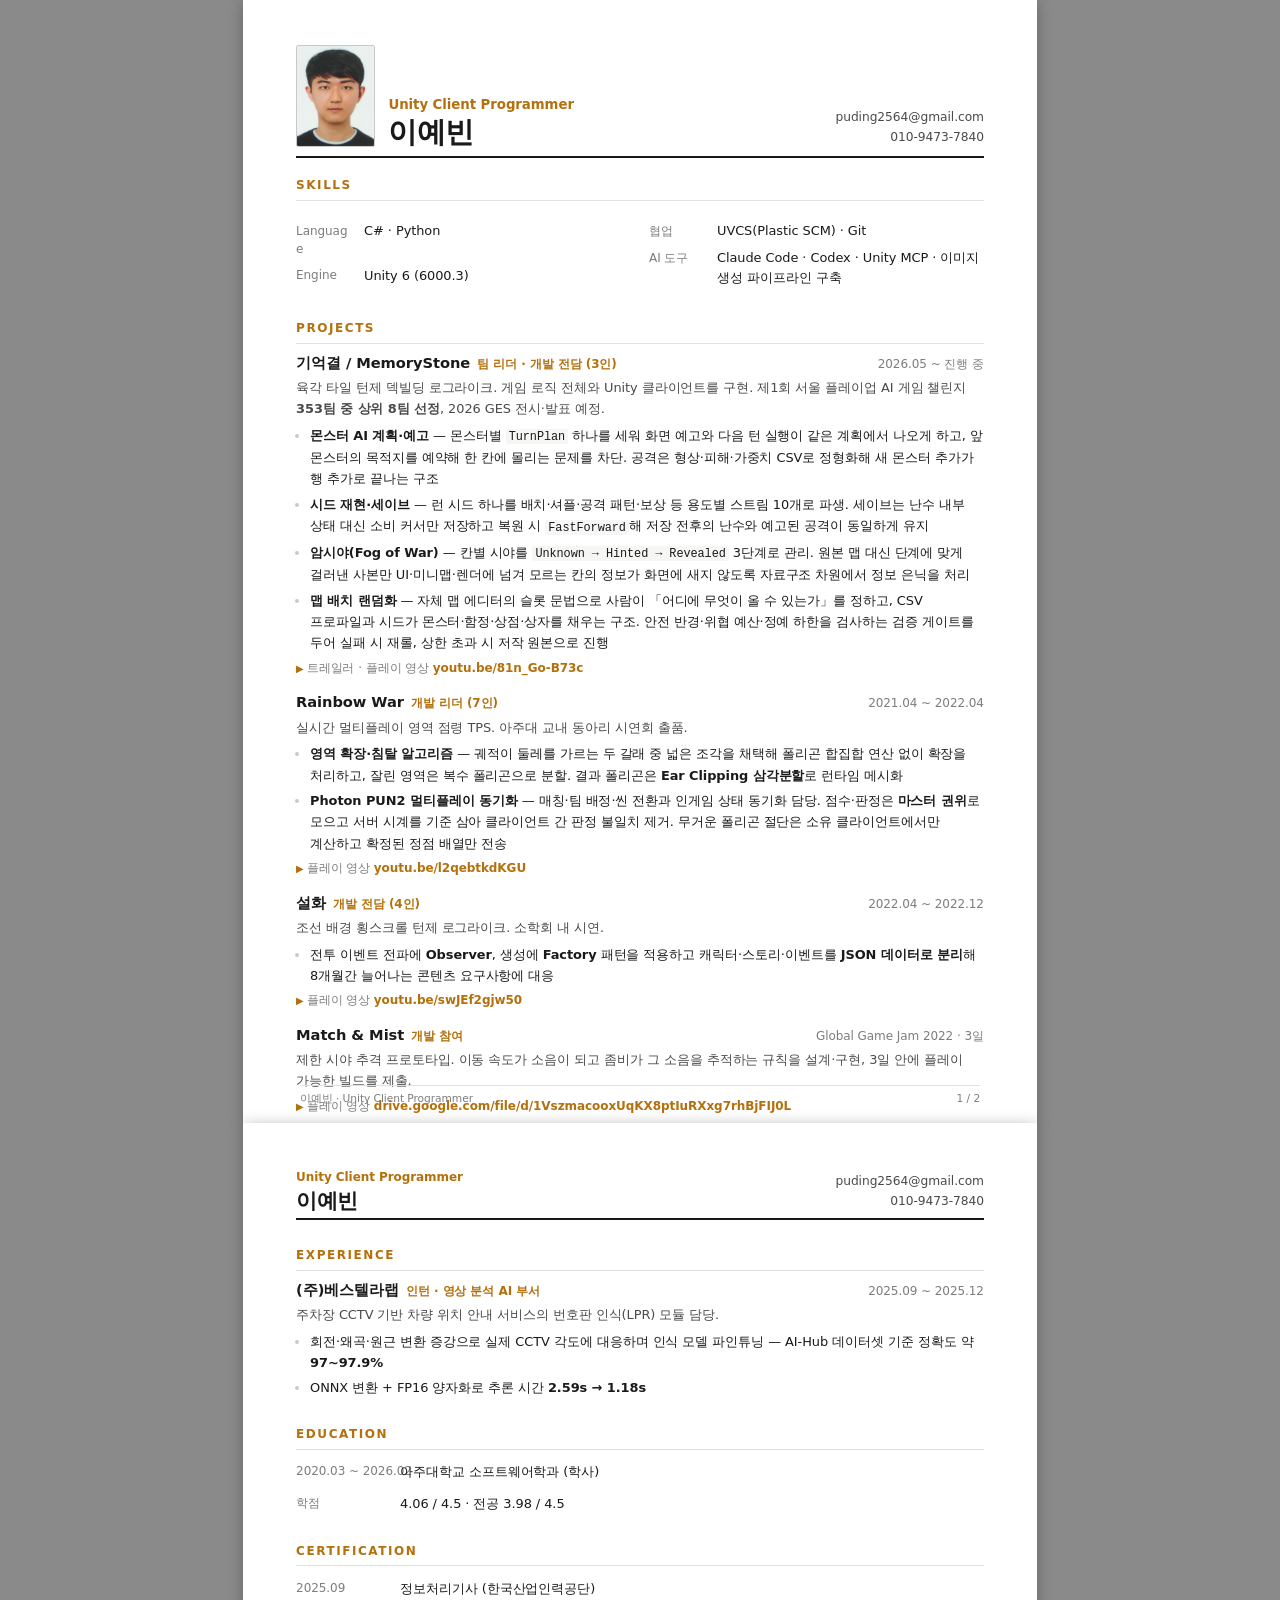
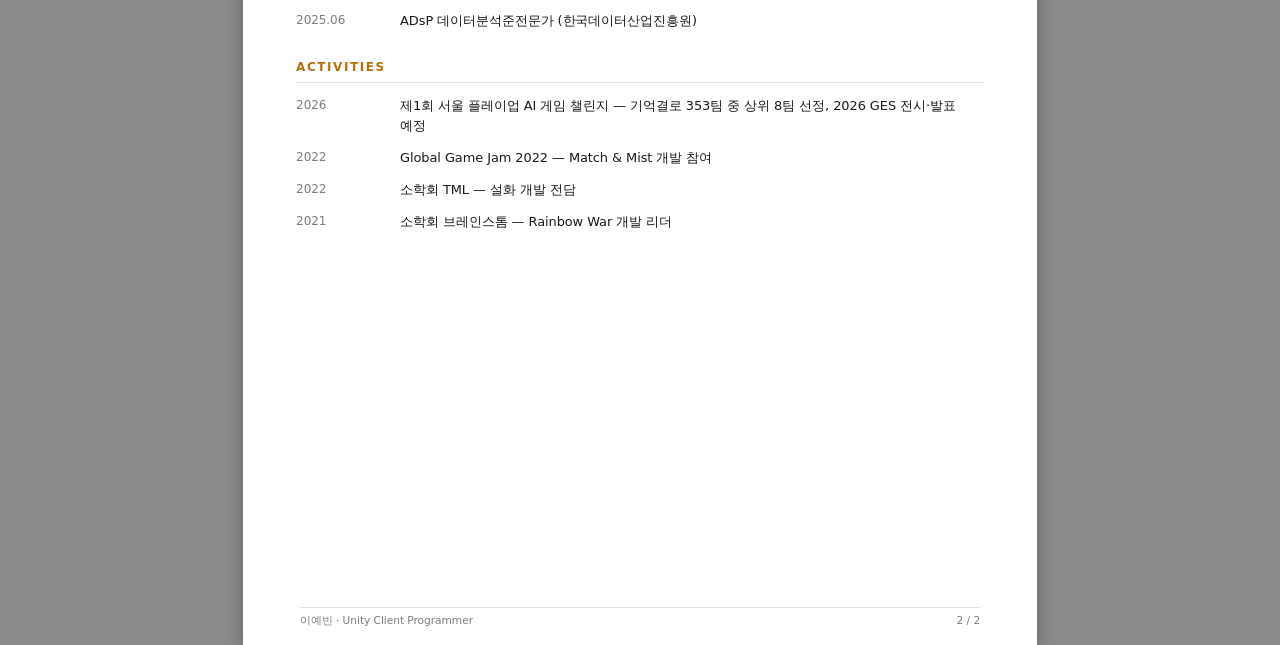
<file: resume-2026.html>
<!DOCTYPE html>
<html lang="ko">
<head>
<meta charset="utf-8">
<title>이예빈 · 이력서</title>
<style>
@page { size: A4; margin: 0; }

:root{
  --ink:#1a1a1a; --ink-2:#4a4a4a; --ink-3:#7d7d7d;
  --line:#e2e2e2; --line-2:#c9c9c9;
  --accent:#B4700C; --accent-bg:#FDF6E7; --code-bg:#f6f6f4;
}
*{ box-sizing:border-box; }
html,body{ margin:0; padding:0; background:#8a8a8a; }
body{
  font-family:"Pretendard","Apple SD Gothic Neo","Noto Sans KR","Malgun Gothic",system-ui,sans-serif;
  color:var(--ink); font-size:10pt; line-height:1.65; -webkit-font-smoothing:antialiased;
  word-break:keep-all; overflow-wrap:break-word; letter-spacing:-.005em;
}
.page{
  position:relative; width:210mm; height:297mm; padding:12mm 14mm 12mm;
  margin:0 auto; background:#fff; overflow:hidden;
}
@media print{ html,body{ background:#fff; } .page{ margin:0; } }
@media screen{ .page{ box-shadow:0 2px 14px rgba(0,0,0,.28); } }

h1,h2,h3{ margin:0; font-weight:700; letter-spacing:-.01em; }
p{ margin:0 0 4px; } p:last-child{ margin-bottom:0; }
ul{ margin:0; padding-left:14px; }
li{ margin-bottom:4px; line-height:1.65; } li:last-child{ margin-bottom:0; }
li::marker{ color:var(--line-2); }
code{
  font-family:"SFMono-Regular",Menlo,Consolas,monospace; font-size:8.9pt;
  background:var(--code-bg); padding:.5px 3px; border-radius:2px;
}
b{ font-weight:700; }

/* 헤더 */
.head{ display:flex; align-items:flex-end; gap:13px; padding-bottom:9px;
  border-bottom:2px solid var(--ink); }
.head-photo{ width:21mm; height:27mm; object-fit:cover; object-position:center 18%;
  border:1px solid var(--line-2); border-radius:2px; display:block; }
.head-name{ font-size:22pt; font-weight:800; line-height:1; letter-spacing:-.02em; }
.head-role{ font-size:10pt; color:var(--accent); font-weight:700; margin-bottom:2px; }
.head-sub{ padding-bottom:7px; }
.head-sub .head-name{ font-size:16pt; }
.head-sub .head-role{ font-size:9pt; }
.head-contact{ margin-left:auto; text-align:right; font-size:9.2pt; color:var(--ink-2); line-height:1.65; }

/* 섹션 */
.sec{ margin-top:18px; }
.sec-title{
  font-size:9pt; font-weight:800; letter-spacing:.13em; color:var(--accent);
  padding-bottom:4px; margin-bottom:7px; border-bottom:1px solid var(--line);
}

/* 스킬 */
.skills{ display:grid; grid-template-columns:58px 1fr; gap:7px 10px; font-size:9.7pt; line-height:1.55; }
.skills dt{ color:var(--ink-3); font-size:9pt; padding-top:.5px; }
.skills dd{ margin:0; }

/* 경력/프로젝트 항목 */
.item{ margin-bottom:12px; }
.item:last-child{ margin-bottom:0; }
.item-head{ display:flex; align-items:baseline; gap:7px; }
.item-name{ font-size:11pt; font-weight:700; }
.item-role{ font-size:9pt; color:var(--accent); font-weight:700; }
.item-when{ margin-left:auto; font-size:9pt; color:var(--ink-3); white-space:nowrap; }
.item-sum{ font-size:9.7pt; color:var(--ink-2); margin:3px 0 5px; line-height:1.6; }
.item ul{ font-size:9.7pt; }

.metrics{
  display:inline-block; margin-top:6px; padding:5px 10px;
  background:var(--accent-bg); border-radius:3px; font-size:9.7pt; line-height:1.5;
}
.metrics b{ color:var(--accent); }

/* 플레이 영상 링크 */
.item-link{ margin-top:5px; font-size:9pt; color:var(--ink-3); }
.item-link a{ color:var(--ink-2); text-decoration:none; }
.item-link a b{ color:var(--accent); font-weight:700; }
.item-link .tri{ color:var(--accent); font-size:7.5pt; margin-right:3px; }

/* 2단 */
.two{ display:grid; grid-template-columns:1fr 1fr; gap:6px 18px; }
.three{ display:grid; grid-template-columns:1.1fr 0.86fr 1.22fr; gap:6px 14px; }
.kv{ display:grid; grid-template-columns:auto 1fr; gap:6px 10px; font-size:9.7pt; line-height:1.55; }
.kv-wide{ grid-template-columns:92px 1fr; gap:6px 12px; }
.kv dt{ color:var(--ink-3); font-size:9pt; white-space:nowrap; }
.kv dd{ margin:0; }

.page:last-of-type .sec{ margin-top:26px; }
.page:last-of-type .kv-wide{ gap:11px 12px; }
.page:last-of-type .kv-wide dd{ padding-bottom:1px; }
.foot{
  position:absolute; left:15mm; right:15mm; bottom:4mm;
  padding-top:4px; border-top:1px solid var(--line);
  font-size:8pt; color:var(--ink-3); display:flex; justify-content:space-between;
}
</style>
</head>
<body>
<div class="page">

  <div class="head">
    <img class="head-photo" src="assets/print/이예빈사진.jpg" alt="이예빈 증명사진">
    <div>
      <div class="head-role">Unity Client Programmer</div>
      <h1 class="head-name">이예빈</h1>
    </div>
    <div class="head-contact">
      puding2564@gmail.com<br>
      010-9473-7840
    </div>
  </div>

  <div class="sec">
    <div class="sec-title">SKILLS</div>
    <div class="two">
      <div>
        <dl class="skills">
          <dt>Language</dt><dd>C# · Python</dd>
          <dt>Engine</dt><dd>Unity 6 (6000.3)</dd>
        </dl>
      </div>
      <div>
        <dl class="skills">
          <dt>협업</dt><dd>UVCS(Plastic SCM) · Git</dd>
          <dt>AI 도구</dt><dd>Claude Code · Codex · Unity MCP · 이미지 생성 파이프라인 구축</dd>
        </dl>
      </div>
    </div>
  </div>

  <div class="sec">
    <div class="sec-title">PROJECTS</div>

    <div class="item">
      <div class="item-head">
        <span class="item-name">기억결 / MemoryStone</span>
        <span class="item-role">팀 리더 · 개발 전담 (3인)</span>
        <span class="item-when">2026.05 ~ 진행 중</span>
      </div>
      <p class="item-sum">
        육각 타일 턴제 덱빌딩 로그라이크. 게임 로직 전체와 Unity 클라이언트를 구현.
        제1회 서울 플레이업 AI 게임 챌린지 <b>353팀 중 상위 8팀 선정</b>, 2026 GES 전시·발표 예정.
      </p>
      <ul>
        <li><b>몬스터 AI 계획·예고</b> — 몬스터별 <code>TurnPlan</code> 하나를 세워 화면 예고와 다음 턴 실행이
            같은 계획에서 나오게 하고, 앞 몬스터의 목적지를 예약해 한 칸에 몰리는 문제를 차단.
            공격은 형상·피해·가중치 CSV로 정형화해 새 몬스터 추가가 행 추가로 끝나는 구조</li>
        <li><b>시드 재현·세이브</b> — 런 시드 하나를 배치·셔플·공격 패턴·보상 등 용도별 스트림 10개로 파생.
            세이브는 난수 내부 상태 대신 소비 커서만 저장하고 복원 시 <code>FastForward</code>해
            저장 전후의 난수와 예고된 공격이 동일하게 유지</li>
        <li><b>암시야(Fog of War)</b> — 칸별 시야를 <code>Unknown → Hinted → Revealed</code> 3단계로 관리.
            원본 맵 대신 단계에 맞게 걸러낸 사본만 UI·미니맵·렌더에 넘겨 모르는 칸의 정보가
            화면에 새지 않도록 자료구조 차원에서 정보 은닉을 처리</li>
        <li><b>맵 배치 랜덤화</b> — 자체 맵 에디터의 슬롯 문법으로 사람이 「어디에 무엇이 올 수 있는가」를 정하고,
            CSV 프로파일과 시드가 몬스터·함정·상점·상자를 채우는 구조. 안전 반경·위협 예산·정예 하한을 검사하는
            검증 게이트를 두어 실패 시 재롤, 상한 초과 시 저작 원본으로 진행</li>
      </ul>
      <div class="item-link"><span class="tri">▶</span>트레일러 · 플레이 영상 <a href="https://youtu.be/81n_Go-B73c"><b>youtu.be/81n_Go-B73c</b></a></div>
    </div>

    <div class="item">
      <div class="item-head">
        <span class="item-name">Rainbow War</span>
        <span class="item-role">개발 리더 (7인)</span>
        <span class="item-when">2021.04 ~ 2022.04</span>
      </div>
      <p class="item-sum">실시간 멀티플레이 영역 점령 TPS. 아주대 교내 동아리 시연회 출품.</p>
      <ul>
        <li><b>영역 확장·침탈 알고리즘</b> — 궤적이 둘레를 가르는 두 갈래 중 넓은 조각을 채택해
            폴리곤 합집합 연산 없이 확장을 처리하고, 잘린 영역은 복수 폴리곤으로 분할.
            결과 폴리곤은 <b>Ear Clipping 삼각분할</b>로 런타임 메시화</li>
        <li><b>Photon PUN2 멀티플레이 동기화</b> — 매칭·팀 배정·씬 전환과 인게임 상태 동기화 담당.
            점수·판정은 <b>마스터 권위</b>로 모으고 서버 시계를 기준 삼아 클라이언트 간 판정 불일치 제거.
            무거운 폴리곤 절단은 소유 클라이언트에서만 계산하고 확정된 정점 배열만 전송</li>
      </ul>
      <div class="item-link"><span class="tri">▶</span>플레이 영상 <a href="https://youtu.be/l2qebtkdKGU"><b>youtu.be/l2qebtkdKGU</b></a></div>
    </div>

    <div class="item">
      <div class="item-head">
        <span class="item-name">설화</span>
        <span class="item-role">개발 전담 (4인)</span>
        <span class="item-when">2022.04 ~ 2022.12</span>
      </div>
      <p class="item-sum">조선 배경 횡스크롤 턴제 로그라이크. 소학회 내 시연.</p>
      <ul>
        <li>전투 이벤트 전파에 <b>Observer</b>, 생성에 <b>Factory</b> 패턴을 적용하고
            캐릭터·스토리·이벤트를 <b>JSON 데이터로 분리</b>해 8개월간 늘어나는 콘텐츠 요구사항에 대응</li>
      </ul>
      <div class="item-link"><span class="tri">▶</span>플레이 영상 <a href="https://youtu.be/swJEf2gjw50"><b>youtu.be/swJEf2gjw50</b></a></div>
    </div>

    <div class="item">
      <div class="item-head">
        <span class="item-name">Match &amp; Mist</span>
        <span class="item-role">개발 참여</span>
        <span class="item-when">Global Game Jam 2022 · 3일</span>
      </div>
      <p class="item-sum">
        제한 시야 추격 프로토타입. 이동 속도가 소음이 되고 좀비가 그 소음을 추적하는 규칙을 설계·구현,
        3일 안에 플레이 가능한 빌드를 제출.
      </p>
      <div class="item-link"><span class="tri">▶</span>플레이 영상 <a href="https://drive.google.com/file/d/1VszmacooxUqKX8ptIuRXxg7rhBjFIJ0L/view"><b>drive.google.com/file/d/1VszmacooxUqKX8ptIuRXxg7rhBjFIJ0L</b></a></div>
    </div>
  </div>

  <div class="foot">
    <span>이예빈 · Unity Client Programmer</span>
    <span>1 / 2</span>
  </div>

</div>

<div class="page">

  <div class="head head-sub">
    <div>
      <div class="head-role">Unity Client Programmer</div>
      <h1 class="head-name">이예빈</h1>
    </div>
    <div class="head-contact">
      puding2564@gmail.com<br>
      010-9473-7840
    </div>
  </div>

  <div class="sec">
    <div class="sec-title">EXPERIENCE</div>
    <div class="item">
      <div class="item-head">
        <span class="item-name">(주)베스텔라랩</span>
        <span class="item-role">인턴 · 영상 분석 AI 부서</span>
        <span class="item-when">2025.09 ~ 2025.12</span>
      </div>
      <p class="item-sum">주차장 CCTV 기반 차량 위치 안내 서비스의 번호판 인식(LPR) 모듈 담당.</p>
      <ul>
        <li>회전·왜곡·원근 변환 증강으로 실제 CCTV 각도에 대응하며 인식 모델 파인튜닝 —
            AI-Hub 데이터셋 기준 정확도 약 <b>97~97.9%</b></li>
        <li>ONNX 변환 + FP16 양자화로 추론 시간 <b>2.59s → 1.18s</b></li>
      </ul>
    </div>
  </div>

  <div class="sec">
    <div class="sec-title">EDUCATION</div>
    <dl class="kv kv-wide">
      <dt>2020.03 ~ 2026.02</dt><dd>아주대학교 소프트웨어학과 (학사)</dd>
      <dt>학점</dt><dd>4.06 / 4.5 · 전공 3.98 / 4.5</dd>
    </dl>
  </div>

  <div class="sec">
    <div class="sec-title">CERTIFICATION</div>
    <dl class="kv kv-wide">
      <dt>2025.09</dt><dd>정보처리기사 (한국산업인력공단)</dd>
      <dt>2025.06</dt><dd>ADsP 데이터분석준전문가 (한국데이터산업진흥원)</dd>
    </dl>
  </div>

  <div class="sec">
    <div class="sec-title">ACTIVITIES</div>
    <dl class="kv kv-wide">
      <dt>2026</dt><dd>제1회 서울 플레이업 AI 게임 챌린지 — 기억결로 353팀 중 상위 8팀 선정, 2026 GES 전시·발표 예정</dd>
      <dt>2022</dt><dd>Global Game Jam 2022 — Match &amp; Mist 개발 참여</dd>
      <dt>2022</dt><dd>소학회 TML — 설화 개발 전담</dd>
      <dt>2021</dt><dd>소학회 브레인스톰 — Rainbow War 개발 리더</dd>
    </dl>
  </div>

  <div class="foot">
    <span>이예빈 · Unity Client Programmer</span>
    <span>2 / 2</span>
  </div>

</div>
</body>
</html>
</file>
